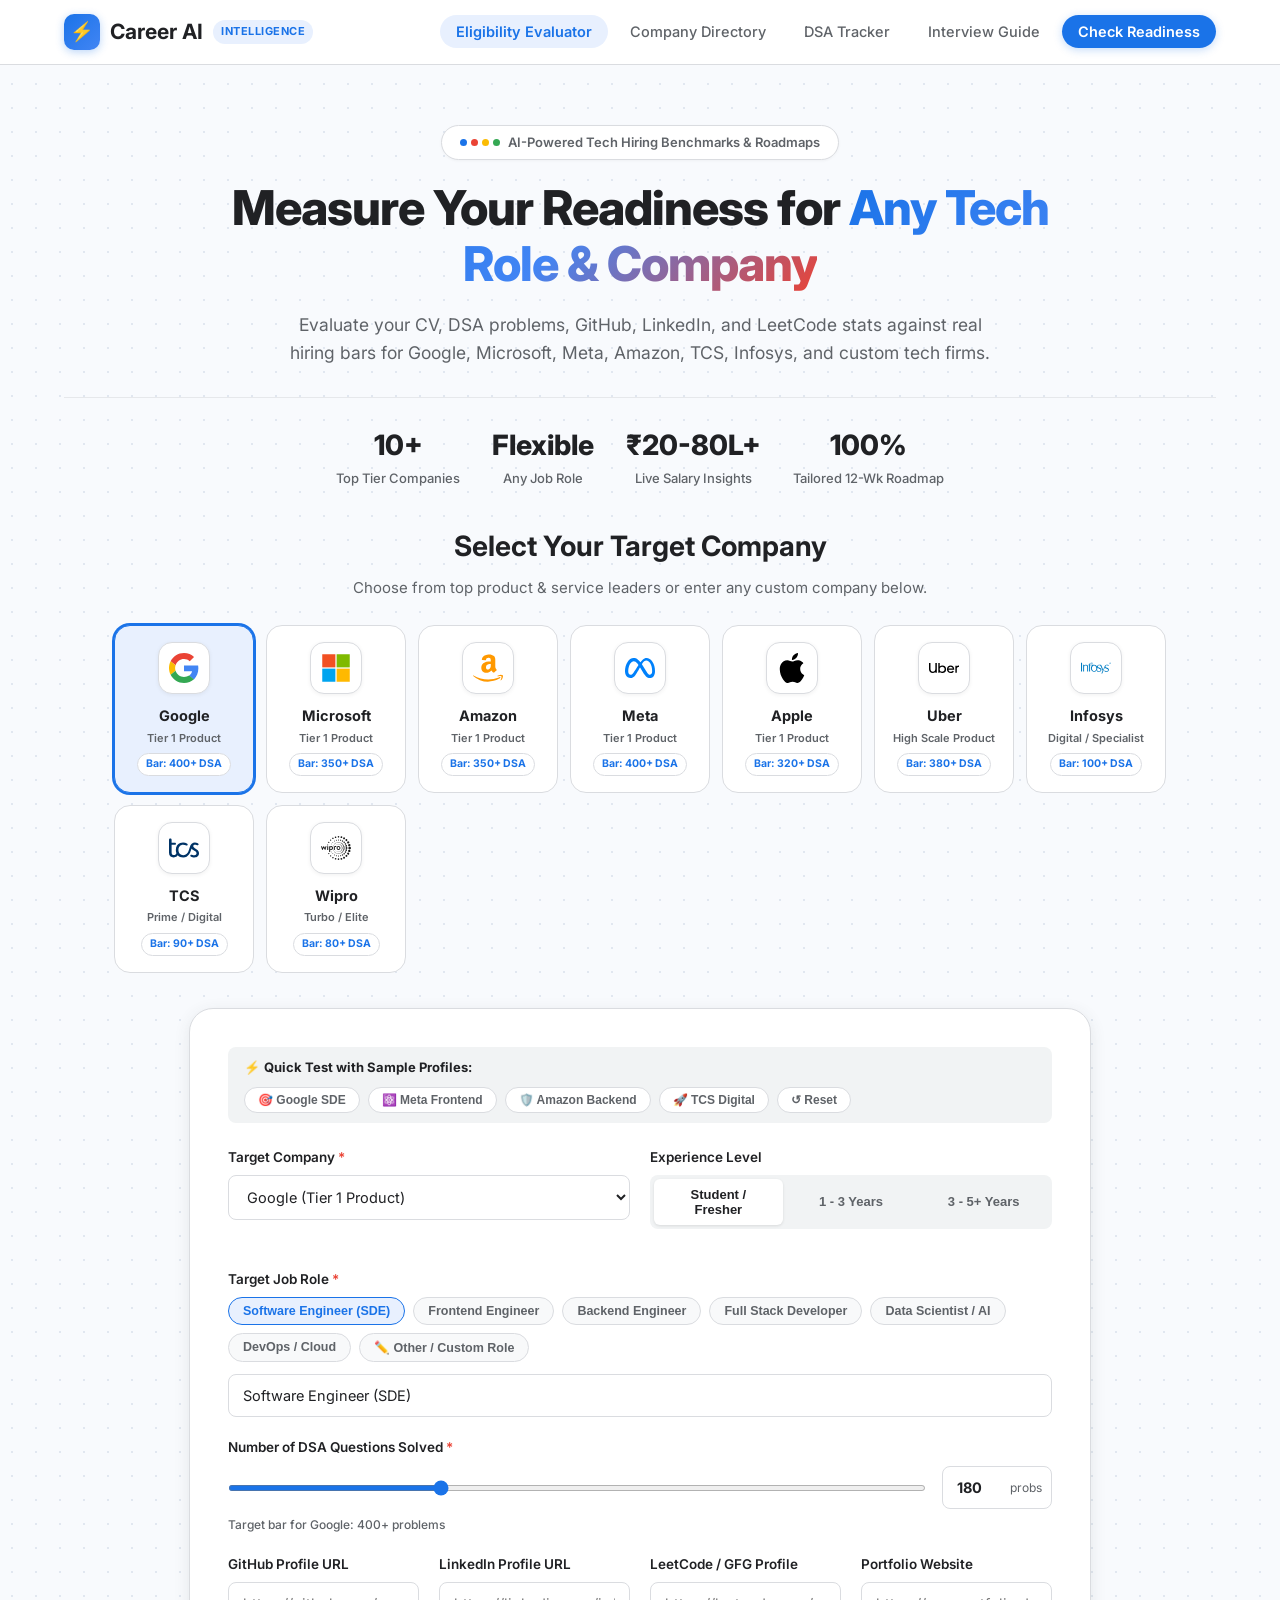
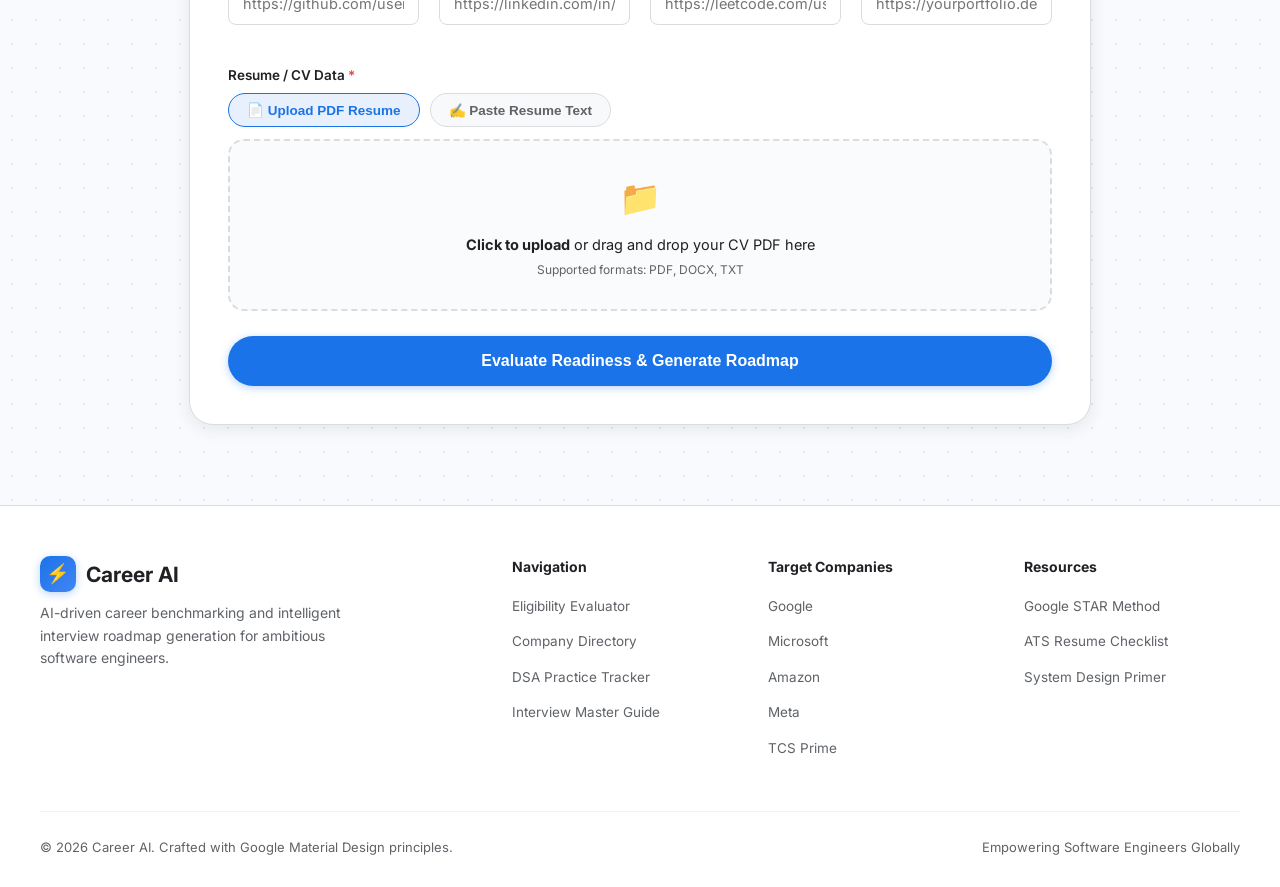
<file: index.html>
<!DOCTYPE html>
<html lang="en">
<head>
  <meta charset="UTF-8">
  <meta name="viewport" content="width=device-width, initial-scale=1.0">
  <title>Career AI | Tech Career Readiness & Intelligence Platform</title>
  <link rel="preconnect" href="https://fonts.googleapis.com">
  <link rel="preconnect" href="https://fonts.gstatic.com" crossorigin>
  <link href="https://fonts.googleapis.com/css2?family=Google+Sans:wght@400;500;700&family=Inter:wght@400;500;600;700;800&display=swap" rel="stylesheet">
  <link rel="stylesheet" href="style.css">
</head>
<body>

  <!-- Google-Style Navbar -->
  <nav class="navbar">
    <div class="nav-container">
      <a href="index.html" class="nav-brand">
        <div class="brand-logo-symbol">⚡</div>
        <span>Career AI</span>
        <span class="brand-ai-chip">INTELLIGENCE</span>
      </a>

      <ul class="nav-links">
        <li><a href="index.html" class="active">Eligibility Evaluator</a></li>
        <li><a href="companies.html">Company Directory</a></li>
        <li><a href="dsa-tracker.html">DSA Tracker</a></li>
        <li><a href="interview-guide.html">Interview Guide</a></li>
        <li><a href="#evaluatorSection" class="nav-cta">Check Readiness</a></li>
      </ul>
    </div>
  </nav>

  <!-- Hero Section -->
  <section class="hero">
    <div class="hero-pill-badge">
      <span class="google-dots">
        <span class="dot blue"></span>
        <span class="dot red"></span>
        <span class="dot yellow"></span>
        <span class="dot green"></span>
      </span>
      <span>AI-Powered Tech Hiring Benchmarks & Roadmaps</span>
    </div>

    <h1 class="hero-title">
      Measure Your Readiness for <span class="gradient-text">Any Tech Role & Company</span>
    </h1>
    <p class="hero-subtitle">
      Evaluate your CV, DSA problems, GitHub, LinkedIn, and LeetCode stats against real hiring bars for Google, Microsoft, Meta, Amazon, TCS, Infosys, and custom tech firms.
    </p>

    <div class="hero-stats-row">
      <div class="stat-item">
        <h3>10+</h3>
        <p>Top Tier Companies</p>
      </div>
      <div class="stat-item">
        <h3>Flexible</h3>
        <p>Any Job Role</p>
      </div>
      <div class="stat-item">
        <h3>₹20-80L+</h3>
        <p>Live Salary Insights</p>
      </div>
      <div class="stat-item">
        <h3>100%</h3>
        <p>Tailored 12-Wk Roadmap</p>
      </div>
    </div>
  </section>

  <!-- Quick Company Picker Section -->
  <section class="companies-picker-section">
    <div class="section-header">
      <h2>Select Your Target Company</h2>
      <p>Choose from top product & service leaders or enter any custom company below.</p>
    </div>

    <div class="company-cards-grid">
      <div class="picker-card selected" onclick="selectCompanyCard('Google')">
        <div class="company-logo-avatar"><img src="assets/logos/google.svg" alt="Google"></div>
        <h4>Google</h4>
        <div class="picker-tag">Tier 1 Product</div>
        <div class="picker-dsa-badge">Bar: 400+ DSA</div>
      </div>

      <div class="picker-card" onclick="selectCompanyCard('Microsoft')">
        <div class="company-logo-avatar"><img src="assets/logos/microsoft.svg" alt="Microsoft"></div>
        <h4>Microsoft</h4>
        <div class="picker-tag">Tier 1 Product</div>
        <div class="picker-dsa-badge">Bar: 350+ DSA</div>
      </div>

      <div class="picker-card" onclick="selectCompanyCard('Amazon')">
        <div class="company-logo-avatar"><img src="assets/logos/amazon.svg" alt="Amazon"></div>
        <h4>Amazon</h4>
        <div class="picker-tag">Tier 1 Product</div>
        <div class="picker-dsa-badge">Bar: 350+ DSA</div>
      </div>

      <div class="picker-card" onclick="selectCompanyCard('Meta')">
        <div class="company-logo-avatar"><img src="assets/logos/meta.svg" alt="Meta"></div>
        <h4>Meta</h4>
        <div class="picker-tag">Tier 1 Product</div>
        <div class="picker-dsa-badge">Bar: 400+ DSA</div>
      </div>

      <div class="picker-card" onclick="selectCompanyCard('Apple')">
        <div class="company-logo-avatar"><img src="assets/logos/apple.svg" alt="Apple"></div>
        <h4>Apple</h4>
        <div class="picker-tag">Tier 1 Product</div>
        <div class="picker-dsa-badge">Bar: 320+ DSA</div>
      </div>

      <div class="picker-card" onclick="selectCompanyCard('Uber')">
        <div class="company-logo-avatar"><img src="assets/logos/uber.svg" alt="Uber"></div>
        <h4>Uber</h4>
        <div class="picker-tag">High Scale Product</div>
        <div class="picker-dsa-badge">Bar: 380+ DSA</div>
      </div>

      <div class="picker-card" onclick="selectCompanyCard('Infosys')">
        <div class="company-logo-avatar"><img src="assets/logos/infosys.svg" alt="Infosys"></div>
        <h4>Infosys</h4>
        <div class="picker-tag">Digital / Specialist</div>
        <div class="picker-dsa-badge">Bar: 100+ DSA</div>
      </div>

      <div class="picker-card" onclick="selectCompanyCard('TCS')">
        <div class="company-logo-avatar"><img src="assets/logos/tcs.svg" alt="TCS"></div>
        <h4>TCS</h4>
        <div class="picker-tag">Prime / Digital</div>
        <div class="picker-dsa-badge">Bar: 90+ DSA</div>
      </div>

      <div class="picker-card" onclick="selectCompanyCard('Wipro')">
        <div class="company-logo-avatar"><img src="assets/logos/wipro.svg" alt="Wipro"></div>
        <h4>Wipro</h4>
        <div class="picker-tag">Turbo / Elite</div>
        <div class="picker-dsa-badge">Bar: 80+ DSA</div>
      </div>
    </div>
  </section>

  <!-- Main Evaluator Form Section -->
  <section class="evaluator-section" id="evaluatorSection">
    <div class="main-card">
      <!-- 1-Click Sample Profiles Bar -->
      <div class="sample-profiles-bar">
        <span>⚡ <strong>Quick Test with Sample Profiles:</strong></span>
        <div class="sample-btns">
          <button type="button" class="sample-btn" onclick="loadSampleProfile('google_sde')">🎯 Google SDE</button>
          <button type="button" class="sample-btn" onclick="loadSampleProfile('meta_frontend')">⚛️ Meta Frontend</button>
          <button type="button" class="sample-btn" onclick="loadSampleProfile('amazon_backend')">🛡️ Amazon Backend</button>
          <button type="button" class="sample-btn" onclick="loadSampleProfile('tcs_fresher')">🚀 TCS Digital</button>
          <button type="button" class="sample-btn" onclick="clearForm()">↺ Reset</button>
        </div>
      </div>

      <form id="evaluationForm" onsubmit="handleEvaluate(event)">
        <!-- Company Selection -->
        <div class="form-row">
          <div class="form-group">
            <label for="company">Target Company <span class="req">*</span></label>
            <select id="company" required onchange="onCompanySelectDropdown()">
              <option value="Google">Google (Tier 1 Product)</option>
              <option value="Microsoft">Microsoft (Tier 1 Product)</option>
              <option value="Amazon">Amazon (Tier 1 Product)</option>
              <option value="Meta">Meta (Tier 1 Product)</option>
              <option value="Apple">Apple (Tier 1 Product)</option>
              <option value="Uber">Uber (High Scale Product)</option>
              <option value="Infosys">Infosys (Specialist / DSE / SE)</option>
              <option value="TCS">TCS (Prime / Digital / Ninja)</option>
              <option value="Wipro">Wipro (Turbo / Elite)</option>
              <option value="custom">✏️ Enter Custom Company...</option>
            </select>
          </div>

          <div class="form-group" id="customCompanyGroup" style="display:none;">
            <label for="customCompany">Custom Company Name <span class="req">*</span></label>
            <input type="text" id="customCompany" placeholder="e.g. Netflix, Stripe, Flipkart, Zomato">
          </div>

          <div class="form-group">
            <label>Experience Level</label>
            <div class="exp-segmented-bar">
              <button type="button" class="exp-tab active" onclick="setExpLevel('fresher', this)">Student / Fresher</button>
              <button type="button" class="exp-tab" onclick="setExpLevel('mid', this)">1 - 3 Years</button>
              <button type="button" class="exp-tab" onclick="setExpLevel('senior', this)">3 - 5+ Years</button>
            </div>
            <input type="hidden" id="experienceLevel" value="fresher">
          </div>
        </div>

        <!-- JOB ROLE FREEDOM: Interactive Role Chips + Custom Input -->
        <div class="form-group">
          <label>Target Job Role <span class="req">*</span></label>
          <div class="role-chips-container">
            <button type="button" class="role-chip active" onclick="setRole('Software Engineer (SDE)', this)">Software Engineer (SDE)</button>
            <button type="button" class="role-chip" onclick="setRole('Frontend Engineer / React Developer', this)">Frontend Engineer</button>
            <button type="button" class="role-chip" onclick="setRole('Backend Engineer', this)">Backend Engineer</button>
            <button type="button" class="role-chip" onclick="setRole('Full Stack Developer', this)">Full Stack Developer</button>
            <button type="button" class="role-chip" onclick="setRole('Data Scientist / AI & ML Engineer', this)">Data Scientist / AI</button>
            <button type="button" class="role-chip" onclick="setRole('DevOps / Cloud / SRE', this)">DevOps / Cloud</button>
            <button type="button" class="role-chip" onclick="setRole('custom', this)">✏️ Other / Custom Role</button>
          </div>
          <input type="text" id="targetRole" value="Software Engineer (SDE)" required placeholder="Or type any specific role (e.g. Mobile Developer, Security Engineer, NLP Researcher)...">
        </div>

        <!-- DSA Questions Solved with Interactive Slider + Number Box -->
        <div class="form-group">
          <label for="dsaSlider">Number of DSA Questions Solved <span class="req">*</span></label>
          <div class="dsa-combo">
            <input type="range" id="dsaSlider" class="dsa-slider" min="0" max="600" value="180" oninput="syncDsaFromSlider(this.value)">
            <div class="dsa-number-box">
              <input type="number" id="dsaSolved" min="0" max="2500" value="180" oninput="syncDsaFromInput(this.value)" required>
              <span class="dsa-unit">probs</span>
            </div>
          </div>
          <div class="dsa-bar-status" id="dsaBarStatus">Target bar for Google: 400+ problems</div>
        </div>

        <!-- Profiles: GitHub, LinkedIn, LeetCode, Portfolio -->
        <div class="form-row four-col">
          <div class="form-group">
            <label for="githubUrl">GitHub Profile URL</label>
            <input type="url" id="githubUrl" placeholder="https://github.com/username">
          </div>

          <div class="form-group">
            <label for="linkedinUrl">LinkedIn Profile URL</label>
            <input type="url" id="linkedinUrl" placeholder="https://linkedin.com/in/username">
          </div>

          <div class="form-group">
            <label for="leetcodeUrl">LeetCode / GFG Profile</label>
            <input type="url" id="leetcodeUrl" placeholder="https://leetcode.com/username">
          </div>

          <div class="form-group">
            <label for="portfolioUrl">Portfolio Website</label>
            <input type="url" id="portfolioUrl" placeholder="https://yourportfolio.dev">
          </div>
        </div>

        <!-- CV / Resume Section with Tab Switcher -->
        <div class="cv-section">
          <label>Resume / CV Data <span class="req">*</span></label>
          <div class="cv-tabs">
            <button type="button" class="tab-btn active" id="tabPdfBtn" onclick="switchCvTab('pdf')">📄 Upload PDF Resume</button>
            <button type="button" class="tab-btn" id="tabTextBtn" onclick="switchCvTab('text')">✍️ Paste Resume Text</button>
          </div>

          <!-- PDF Upload Dropzone -->
          <div id="pdfUploadContainer" class="tab-content active">
            <div class="file-dropzone" id="dropzone" onclick="document.getElementById('cvFile').click()">
              <input type="file" id="cvFile" accept=".pdf,.docx,.txt" style="display:none" onchange="handleFileSelected(event)">
              <div class="dropzone-icon">📁</div>
              <div class="dropzone-text" id="dropzoneText">
                <strong>Click to upload</strong> or drag and drop your CV PDF here
              </div>
              <div class="dropzone-sub">Supported formats: PDF, DOCX, TXT</div>
            </div>
          </div>

          <!-- Direct Resume Text Box -->
          <div id="textUploadContainer" class="tab-content">
            <textarea id="cvText" rows="6" placeholder="Paste your resume content, technical skills, projects, and work experience here..."></textarea>
          </div>
        </div>

        <!-- Submit Button -->
        <button type="submit" id="submitBtn" class="btn-primary-google">
          <span id="btnText">Evaluate Readiness & Generate Roadmap</span>
          <span id="btnSpinner" class="spinner" style="display: none;"></span>
        </button>
      </form>
    </div>

    <!-- Results Container (Appears after submission) -->
    <div id="resultContainer" class="result-container" style="display: none;"></div>
  </section>

  <!-- Google-Style Footer -->
  <footer class="google-footer">
    <div class="footer-content">
      <div class="footer-brand">
        <div class="nav-brand">
          <div class="brand-logo-symbol">⚡</div>
          <span>Career AI</span>
        </div>
        <p>AI-driven career benchmarking and intelligent interview roadmap generation for ambitious software engineers.</p>
      </div>

      <div class="footer-col">
        <h4>Navigation</h4>
        <ul>
          <li><a href="index.html">Eligibility Evaluator</a></li>
          <li><a href="companies.html">Company Directory</a></li>
          <li><a href="dsa-tracker.html">DSA Practice Tracker</a></li>
          <li><a href="interview-guide.html">Interview Master Guide</a></li>
        </ul>
      </div>

      <div class="footer-col">
        <h4>Target Companies</h4>
        <ul>
          <li><a href="companies.html#google">Google</a></li>
          <li><a href="companies.html#microsoft">Microsoft</a></li>
          <li><a href="companies.html#amazon">Amazon</a></li>
          <li><a href="companies.html#meta">Meta</a></li>
          <li><a href="companies.html#tcs">TCS Prime</a></li>
        </ul>
      </div>

      <div class="footer-col">
        <h4>Resources</h4>
        <ul>
          <li><a href="interview-guide.html#star">Google STAR Method</a></li>
          <li><a href="interview-guide.html#ats">ATS Resume Checklist</a></li>
          <li><a href="interview-guide.html#system-design">System Design Primer</a></li>
        </ul>
      </div>
    </div>

    <div class="footer-bottom">
      <span>© 2026 Career AI. Crafted with Google Material Design principles.</span>
      <span>Empowering Software Engineers Globally</span>
    </div>
  </footer>

  <script src="script.js"></script>
</body>
</html>
</file>
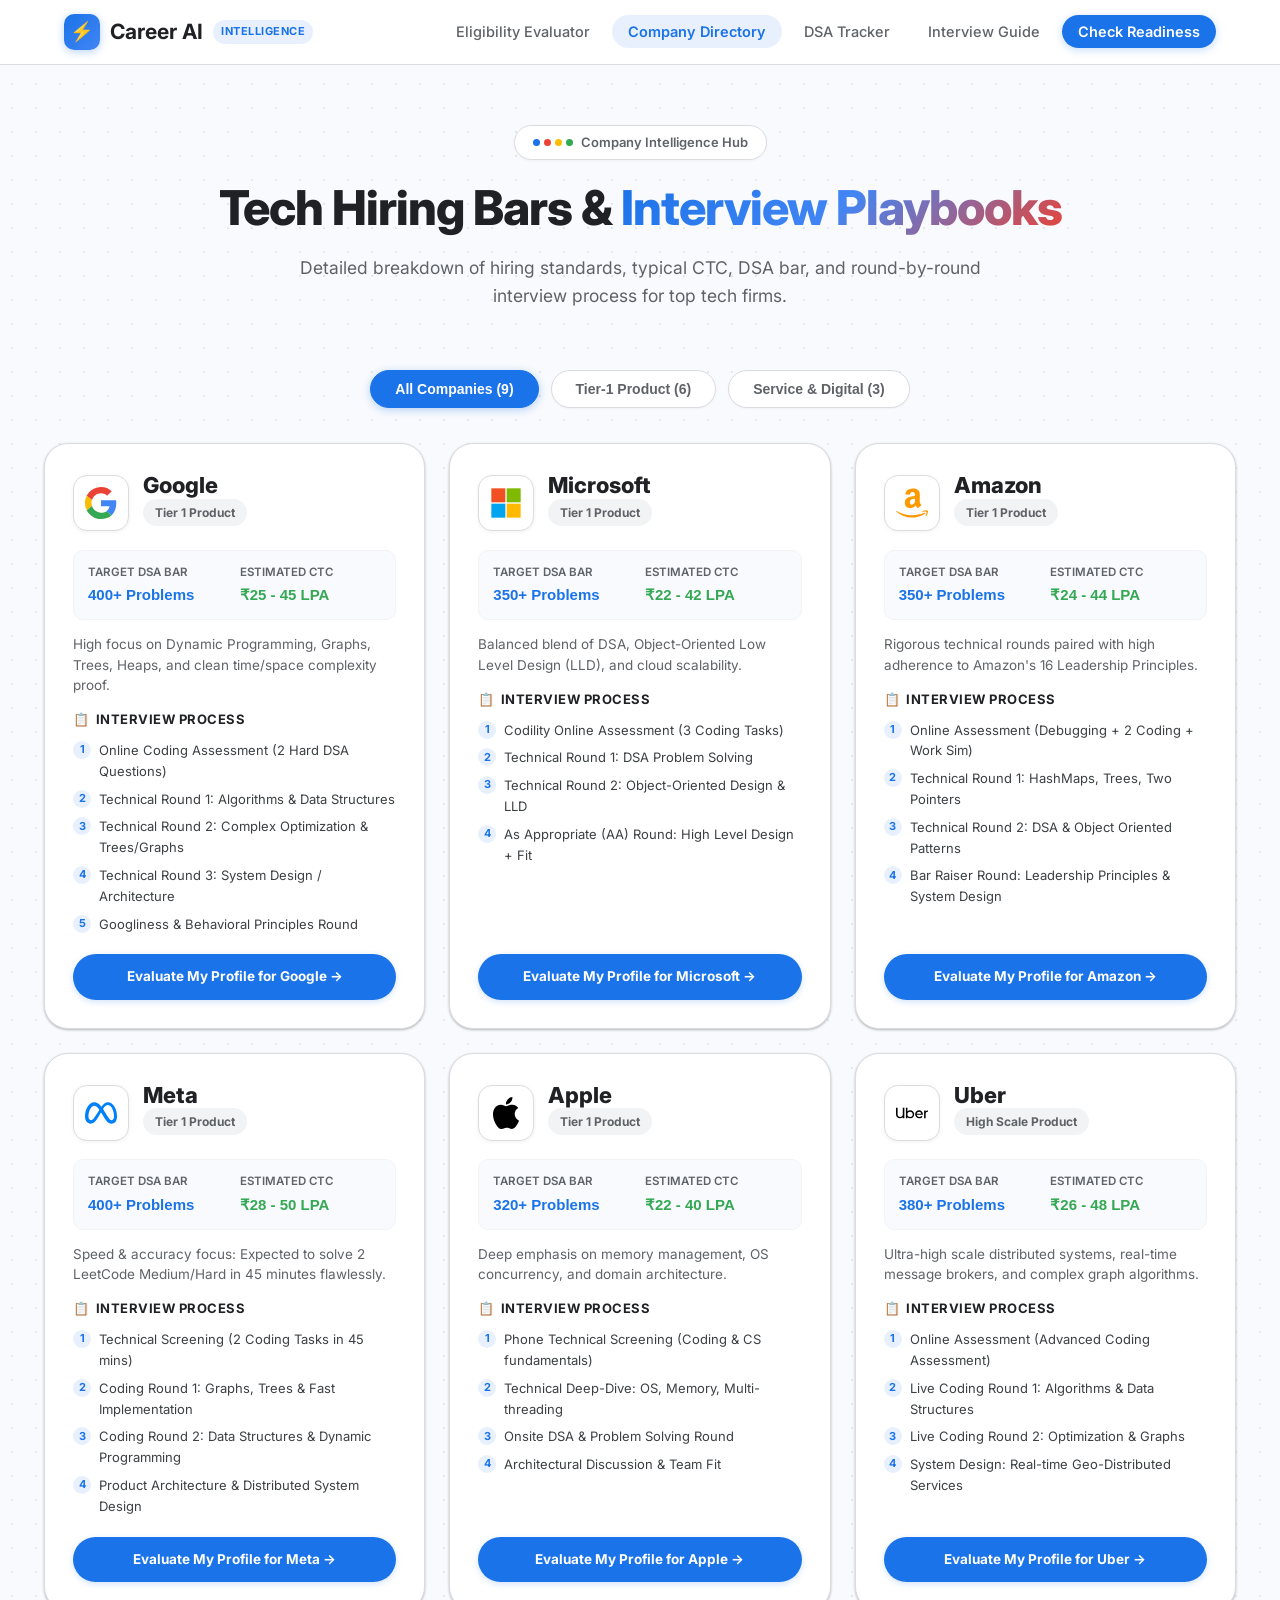
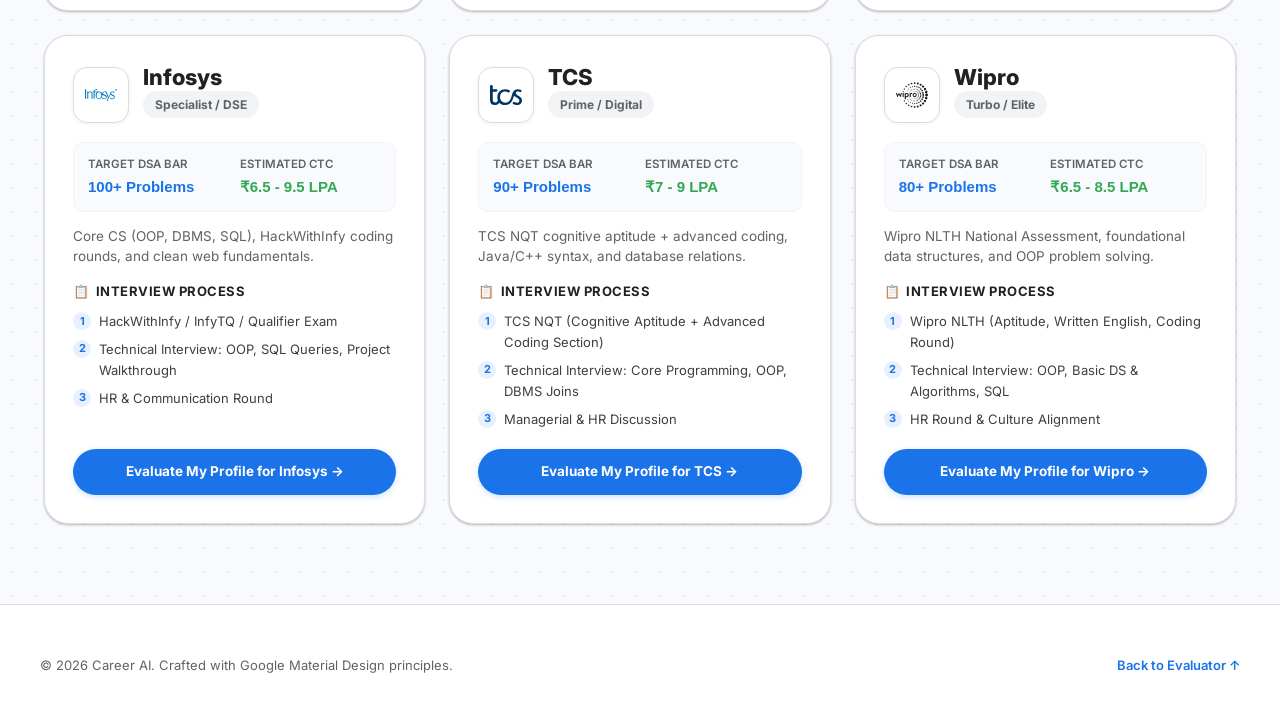
<file: companies.html>
<!DOCTYPE html>
<html lang="en">
<head>
  <meta charset="UTF-8">
  <meta name="viewport" content="width=device-width, initial-scale=1.0">
  <title>Company Directory & Hiring Bars | Career AI</title>
  <link rel="preconnect" href="https://fonts.googleapis.com">
  <link rel="preconnect" href="https://fonts.gstatic.com" crossorigin>
  <link href="https://fonts.googleapis.com/css2?family=Google+Sans:wght@400;500;700&family=Inter:wght@400;500;600;700;800&display=swap" rel="stylesheet">
  <link rel="stylesheet" href="style.css">
</head>
<body>

  <!-- Navbar -->
  <nav class="navbar">
    <div class="nav-container">
      <a href="index.html" class="nav-brand">
        <div class="brand-logo-symbol">⚡</div>
        <span>Career AI</span>
        <span class="brand-ai-chip">INTELLIGENCE</span>
      </a>

      <ul class="nav-links">
        <li><a href="index.html">Eligibility Evaluator</a></li>
        <li><a href="companies.html" class="active">Company Directory</a></li>
        <li><a href="dsa-tracker.html">DSA Tracker</a></li>
        <li><a href="interview-guide.html">Interview Guide</a></li>
        <li><a href="index.html#evaluatorSection" class="nav-cta">Check Readiness</a></li>
      </ul>
    </div>
  </nav>

  <!-- Header -->
  <section class="hero" style="padding-bottom: 20px;">
    <div class="hero-pill-badge">
      <span class="google-dots">
        <span class="dot blue"></span>
        <span class="dot red"></span>
        <span class="dot yellow"></span>
        <span class="dot green"></span>
      </span>
      <span>Company Intelligence Hub</span>
    </div>
    <h1 class="hero-title">Tech Hiring Bars & <span class="gradient-text">Interview Playbooks</span></h1>
    <p class="hero-subtitle">Detailed breakdown of hiring standards, typical CTC, DSA bar, and round-by-round interview process for top tech firms.</p>
  </section>

  <!-- Companies Directory Container -->
  <div class="companies-page-container">
    <div class="category-tabs">
      <button class="cat-tab active" onclick="filterCompanies('all', this)">All Companies (9)</button>
      <button class="cat-tab" onclick="filterCompanies('product', this)">Tier-1 Product (6)</button>
      <button class="cat-tab" onclick="filterCompanies('service', this)">Service & Digital (3)</button>
    </div>

    <div class="companies-detailed-grid" id="companiesGrid">
      <!-- 1. Google -->
      <div class="company-detail-card" data-cat="product">
        <div>
          <div class="card-top-info">
            <div class="company-logo-avatar"><img src="assets/logos/google.svg" alt="Google"></div>
            <div class="company-card-header-text">
              <h3>Google</h3>
              <span class="company-badge-pill">Tier 1 Product</span>
            </div>
          </div>

          <div class="company-bar-stats">
            <div>
              <div class="bar-stat-label">Target DSA Bar</div>
              <div class="bar-stat-value">400+ Problems</div>
            </div>
            <div>
              <div class="bar-stat-label">Estimated CTC</div>
              <div class="bar-stat-value" style="color:var(--google-green);">₹25 - 45 LPA</div>
            </div>
          </div>

          <p class="desc">High focus on Dynamic Programming, Graphs, Trees, Heaps, and clean time/space complexity proof.</p>

          <div class="rounds-section-title"><span>📋</span> Interview Process</div>
          <ul class="rounds-list">
            <li><span class="round-step-num">1</span> Online Coding Assessment (2 Hard DSA Questions)</li>
            <li><span class="round-step-num">2</span> Technical Round 1: Algorithms & Data Structures</li>
            <li><span class="round-step-num">3</span> Technical Round 2: Complex Optimization & Trees/Graphs</li>
            <li><span class="round-step-num">4</span> Technical Round 3: System Design / Architecture</li>
            <li><span class="round-step-num">5</span> Googliness & Behavioral Principles Round</li>
          </ul>
        </div>
        <a href="index.html?company=Google#evaluatorSection" class="btn-card-eval">
          Evaluate My Profile for Google →
        </a>
      </div>

      <!-- 2. Microsoft -->
      <div class="company-detail-card" data-cat="product">
        <div>
          <div class="card-top-info">
            <div class="company-logo-avatar"><img src="assets/logos/microsoft.svg" alt="Microsoft"></div>
            <div class="company-card-header-text">
              <h3>Microsoft</h3>
              <span class="company-badge-pill">Tier 1 Product</span>
            </div>
          </div>

          <div class="company-bar-stats">
            <div>
              <div class="bar-stat-label">Target DSA Bar</div>
              <div class="bar-stat-value">350+ Problems</div>
            </div>
            <div>
              <div class="bar-stat-label">Estimated CTC</div>
              <div class="bar-stat-value" style="color:var(--google-green);">₹22 - 42 LPA</div>
            </div>
          </div>

          <p class="desc">Balanced blend of DSA, Object-Oriented Low Level Design (LLD), and cloud scalability.</p>

          <div class="rounds-section-title"><span>📋</span> Interview Process</div>
          <ul class="rounds-list">
            <li><span class="round-step-num">1</span> Codility Online Assessment (3 Coding Tasks)</li>
            <li><span class="round-step-num">2</span> Technical Round 1: DSA Problem Solving</li>
            <li><span class="round-step-num">3</span> Technical Round 2: Object-Oriented Design & LLD</li>
            <li><span class="round-step-num">4</span> As Appropriate (AA) Round: High Level Design + Fit</li>
          </ul>
        </div>
        <a href="index.html?company=Microsoft#evaluatorSection" class="btn-card-eval">
          Evaluate My Profile for Microsoft →
        </a>
      </div>

      <!-- 3. Amazon -->
      <div class="company-detail-card" data-cat="product">
        <div>
          <div class="card-top-info">
            <div class="company-logo-avatar"><img src="assets/logos/amazon.svg" alt="Amazon"></div>
            <div class="company-card-header-text">
              <h3>Amazon</h3>
              <span class="company-badge-pill">Tier 1 Product</span>
            </div>
          </div>

          <div class="company-bar-stats">
            <div>
              <div class="bar-stat-label">Target DSA Bar</div>
              <div class="bar-stat-value">350+ Problems</div>
            </div>
            <div>
              <div class="bar-stat-label">Estimated CTC</div>
              <div class="bar-stat-value" style="color:var(--google-green);">₹24 - 44 LPA</div>
            </div>
          </div>

          <p class="desc">Rigorous technical rounds paired with high adherence to Amazon's 16 Leadership Principles.</p>

          <div class="rounds-section-title"><span>📋</span> Interview Process</div>
          <ul class="rounds-list">
            <li><span class="round-step-num">1</span> Online Assessment (Debugging + 2 Coding + Work Sim)</li>
            <li><span class="round-step-num">2</span> Technical Round 1: HashMaps, Trees, Two Pointers</li>
            <li><span class="round-step-num">3</span> Technical Round 2: DSA & Object Oriented Patterns</li>
            <li><span class="round-step-num">4</span> Bar Raiser Round: Leadership Principles & System Design</li>
          </ul>
        </div>
        <a href="index.html?company=Amazon#evaluatorSection" class="btn-card-eval">
          Evaluate My Profile for Amazon →
        </a>
      </div>

      <!-- 4. Meta -->
      <div class="company-detail-card" data-cat="product">
        <div>
          <div class="card-top-info">
            <div class="company-logo-avatar"><img src="assets/logos/meta.svg" alt="Meta"></div>
            <div class="company-card-header-text">
              <h3>Meta</h3>
              <span class="company-badge-pill">Tier 1 Product</span>
            </div>
          </div>

          <div class="company-bar-stats">
            <div>
              <div class="bar-stat-label">Target DSA Bar</div>
              <div class="bar-stat-value">400+ Problems</div>
            </div>
            <div>
              <div class="bar-stat-label">Estimated CTC</div>
              <div class="bar-stat-value" style="color:var(--google-green);">₹28 - 50 LPA</div>
            </div>
          </div>

          <p class="desc">Speed & accuracy focus: Expected to solve 2 LeetCode Medium/Hard in 45 minutes flawlessly.</p>

          <div class="rounds-section-title"><span>📋</span> Interview Process</div>
          <ul class="rounds-list">
            <li><span class="round-step-num">1</span> Technical Screening (2 Coding Tasks in 45 mins)</li>
            <li><span class="round-step-num">2</span> Coding Round 1: Graphs, Trees & Fast Implementation</li>
            <li><span class="round-step-num">3</span> Coding Round 2: Data Structures & Dynamic Programming</li>
            <li><span class="round-step-num">4</span> Product Architecture & Distributed System Design</li>
          </ul>
        </div>
        <a href="index.html?company=Meta#evaluatorSection" class="btn-card-eval">
          Evaluate My Profile for Meta →
        </a>
      </div>

      <!-- 5. Apple -->
      <div class="company-detail-card" data-cat="product">
        <div>
          <div class="card-top-info">
            <div class="company-logo-avatar"><img src="assets/logos/apple.svg" alt="Apple"></div>
            <div class="company-card-header-text">
              <h3>Apple</h3>
              <span class="company-badge-pill">Tier 1 Product</span>
            </div>
          </div>

          <div class="company-bar-stats">
            <div>
              <div class="bar-stat-label">Target DSA Bar</div>
              <div class="bar-stat-value">320+ Problems</div>
            </div>
            <div>
              <div class="bar-stat-label">Estimated CTC</div>
              <div class="bar-stat-value" style="color:var(--google-green);">₹22 - 40 LPA</div>
            </div>
          </div>

          <p class="desc">Deep emphasis on memory management, OS concurrency, and domain architecture.</p>

          <div class="rounds-section-title"><span>📋</span> Interview Process</div>
          <ul class="rounds-list">
            <li><span class="round-step-num">1</span> Phone Technical Screening (Coding & CS fundamentals)</li>
            <li><span class="round-step-num">2</span> Technical Deep-Dive: OS, Memory, Multi-threading</li>
            <li><span class="round-step-num">3</span> Onsite DSA & Problem Solving Round</li>
            <li><span class="round-step-num">4</span> Architectural Discussion & Team Fit</li>
          </ul>
        </div>
        <a href="index.html?company=Apple#evaluatorSection" class="btn-card-eval">
          Evaluate My Profile for Apple →
        </a>
      </div>

      <!-- 6. Uber -->
      <div class="company-detail-card" data-cat="product">
        <div>
          <div class="card-top-info">
            <div class="company-logo-avatar"><img src="assets/logos/uber.svg" alt="Uber"></div>
            <div class="company-card-header-text">
              <h3>Uber</h3>
              <span class="company-badge-pill">High Scale Product</span>
            </div>
          </div>

          <div class="company-bar-stats">
            <div>
              <div class="bar-stat-label">Target DSA Bar</div>
              <div class="bar-stat-value">380+ Problems</div>
            </div>
            <div>
              <div class="bar-stat-label">Estimated CTC</div>
              <div class="bar-stat-value" style="color:var(--google-green);">₹26 - 48 LPA</div>
            </div>
          </div>

          <p class="desc">Ultra-high scale distributed systems, real-time message brokers, and complex graph algorithms.</p>

          <div class="rounds-section-title"><span>📋</span> Interview Process</div>
          <ul class="rounds-list">
            <li><span class="round-step-num">1</span> Online Assessment (Advanced Coding Assessment)</li>
            <li><span class="round-step-num">2</span> Live Coding Round 1: Algorithms & Data Structures</li>
            <li><span class="round-step-num">3</span> Live Coding Round 2: Optimization & Graphs</li>
            <li><span class="round-step-num">4</span> System Design: Real-time Geo-Distributed Services</li>
          </ul>
        </div>
        <a href="index.html?company=Uber#evaluatorSection" class="btn-card-eval">
          Evaluate My Profile for Uber →
        </a>
      </div>

      <!-- 7. Infosys -->
      <div class="company-detail-card" data-cat="service">
        <div>
          <div class="card-top-info">
            <div class="company-logo-avatar"><img src="assets/logos/infosys.svg" alt="Infosys"></div>
            <div class="company-card-header-text">
              <h3>Infosys</h3>
              <span class="company-badge-pill">Specialist / DSE</span>
            </div>
          </div>

          <div class="company-bar-stats">
            <div>
              <div class="bar-stat-label">Target DSA Bar</div>
              <div class="bar-stat-value">100+ Problems</div>
            </div>
            <div>
              <div class="bar-stat-label">Estimated CTC</div>
              <div class="bar-stat-value" style="color:var(--google-green);">₹6.5 - 9.5 LPA</div>
            </div>
          </div>

          <p class="desc">Core CS (OOP, DBMS, SQL), HackWithInfy coding rounds, and clean web fundamentals.</p>

          <div class="rounds-section-title"><span>📋</span> Interview Process</div>
          <ul class="rounds-list">
            <li><span class="round-step-num">1</span> HackWithInfy / InfyTQ / Qualifier Exam</li>
            <li><span class="round-step-num">2</span> Technical Interview: OOP, SQL Queries, Project Walkthrough</li>
            <li><span class="round-step-num">3</span> HR & Communication Round</li>
          </ul>
        </div>
        <a href="index.html?company=Infosys#evaluatorSection" class="btn-card-eval">
          Evaluate My Profile for Infosys →
        </a>
      </div>

      <!-- 8. TCS -->
      <div class="company-detail-card" data-cat="service">
        <div>
          <div class="card-top-info">
            <div class="company-logo-avatar"><img src="assets/logos/tcs.svg" alt="TCS"></div>
            <div class="company-card-header-text">
              <h3>TCS</h3>
              <span class="company-badge-pill">Prime / Digital</span>
            </div>
          </div>

          <div class="company-bar-stats">
            <div>
              <div class="bar-stat-label">Target DSA Bar</div>
              <div class="bar-stat-value">90+ Problems</div>
            </div>
            <div>
              <div class="bar-stat-label">Estimated CTC</div>
              <div class="bar-stat-value" style="color:var(--google-green);">₹7 - 9 LPA</div>
            </div>
          </div>

          <p class="desc">TCS NQT cognitive aptitude + advanced coding, Java/C++ syntax, and database relations.</p>

          <div class="rounds-section-title"><span>📋</span> Interview Process</div>
          <ul class="rounds-list">
            <li><span class="round-step-num">1</span> TCS NQT (Cognitive Aptitude + Advanced Coding Section)</li>
            <li><span class="round-step-num">2</span> Technical Interview: Core Programming, OOP, DBMS Joins</li>
            <li><span class="round-step-num">3</span> Managerial & HR Discussion</li>
          </ul>
        </div>
        <a href="index.html?company=TCS#evaluatorSection" class="btn-card-eval">
          Evaluate My Profile for TCS →
        </a>
      </div>

      <!-- 9. Wipro -->
      <div class="company-detail-card" data-cat="service">
        <div>
          <div class="card-top-info">
            <div class="company-logo-avatar"><img src="assets/logos/wipro.svg" alt="Wipro"></div>
            <div class="company-card-header-text">
              <h3>Wipro</h3>
              <span class="company-badge-pill">Turbo / Elite</span>
            </div>
          </div>

          <div class="company-bar-stats">
            <div>
              <div class="bar-stat-label">Target DSA Bar</div>
              <div class="bar-stat-value">80+ Problems</div>
            </div>
            <div>
              <div class="bar-stat-label">Estimated CTC</div>
              <div class="bar-stat-value" style="color:var(--google-green);">₹6.5 - 8.5 LPA</div>
            </div>
          </div>

          <p class="desc">Wipro NLTH National Assessment, foundational data structures, and OOP problem solving.</p>

          <div class="rounds-section-title"><span>📋</span> Interview Process</div>
          <ul class="rounds-list">
            <li><span class="round-step-num">1</span> Wipro NLTH (Aptitude, Written English, Coding Round)</li>
            <li><span class="round-step-num">2</span> Technical Interview: OOP, Basic DS & Algorithms, SQL</li>
            <li><span class="round-step-num">3</span> HR Round & Culture Alignment</li>
          </ul>
        </div>
        <a href="index.html?company=Wipro#evaluatorSection" class="btn-card-eval">
          Evaluate My Profile for Wipro →
        </a>
      </div>
    </div>
  </div>

  <!-- Footer -->
  <footer class="google-footer">
    <div class="footer-bottom" style="border:none; padding:0;">
      <span>© 2026 Career AI. Crafted with Google Material Design principles.</span>
      <a href="index.html" style="color:var(--google-blue); text-decoration:none; font-weight:600;">Back to Evaluator ↑</a>
    </div>
  </footer>

  <script>
    function filterCompanies(cat, btn) {
      document.querySelectorAll('.cat-tab').forEach(b => b.classList.remove('active'));
      btn.classList.add('active');

      const cards = document.querySelectorAll('.company-detail-card');
      cards.forEach(card => {
        if (cat === 'all' || card.dataset.cat === cat) {
          card.style.display = 'flex';
        } else {
          card.style.display = 'none';
        }
      });
    }
  </script>
</body>
</html>
</file>
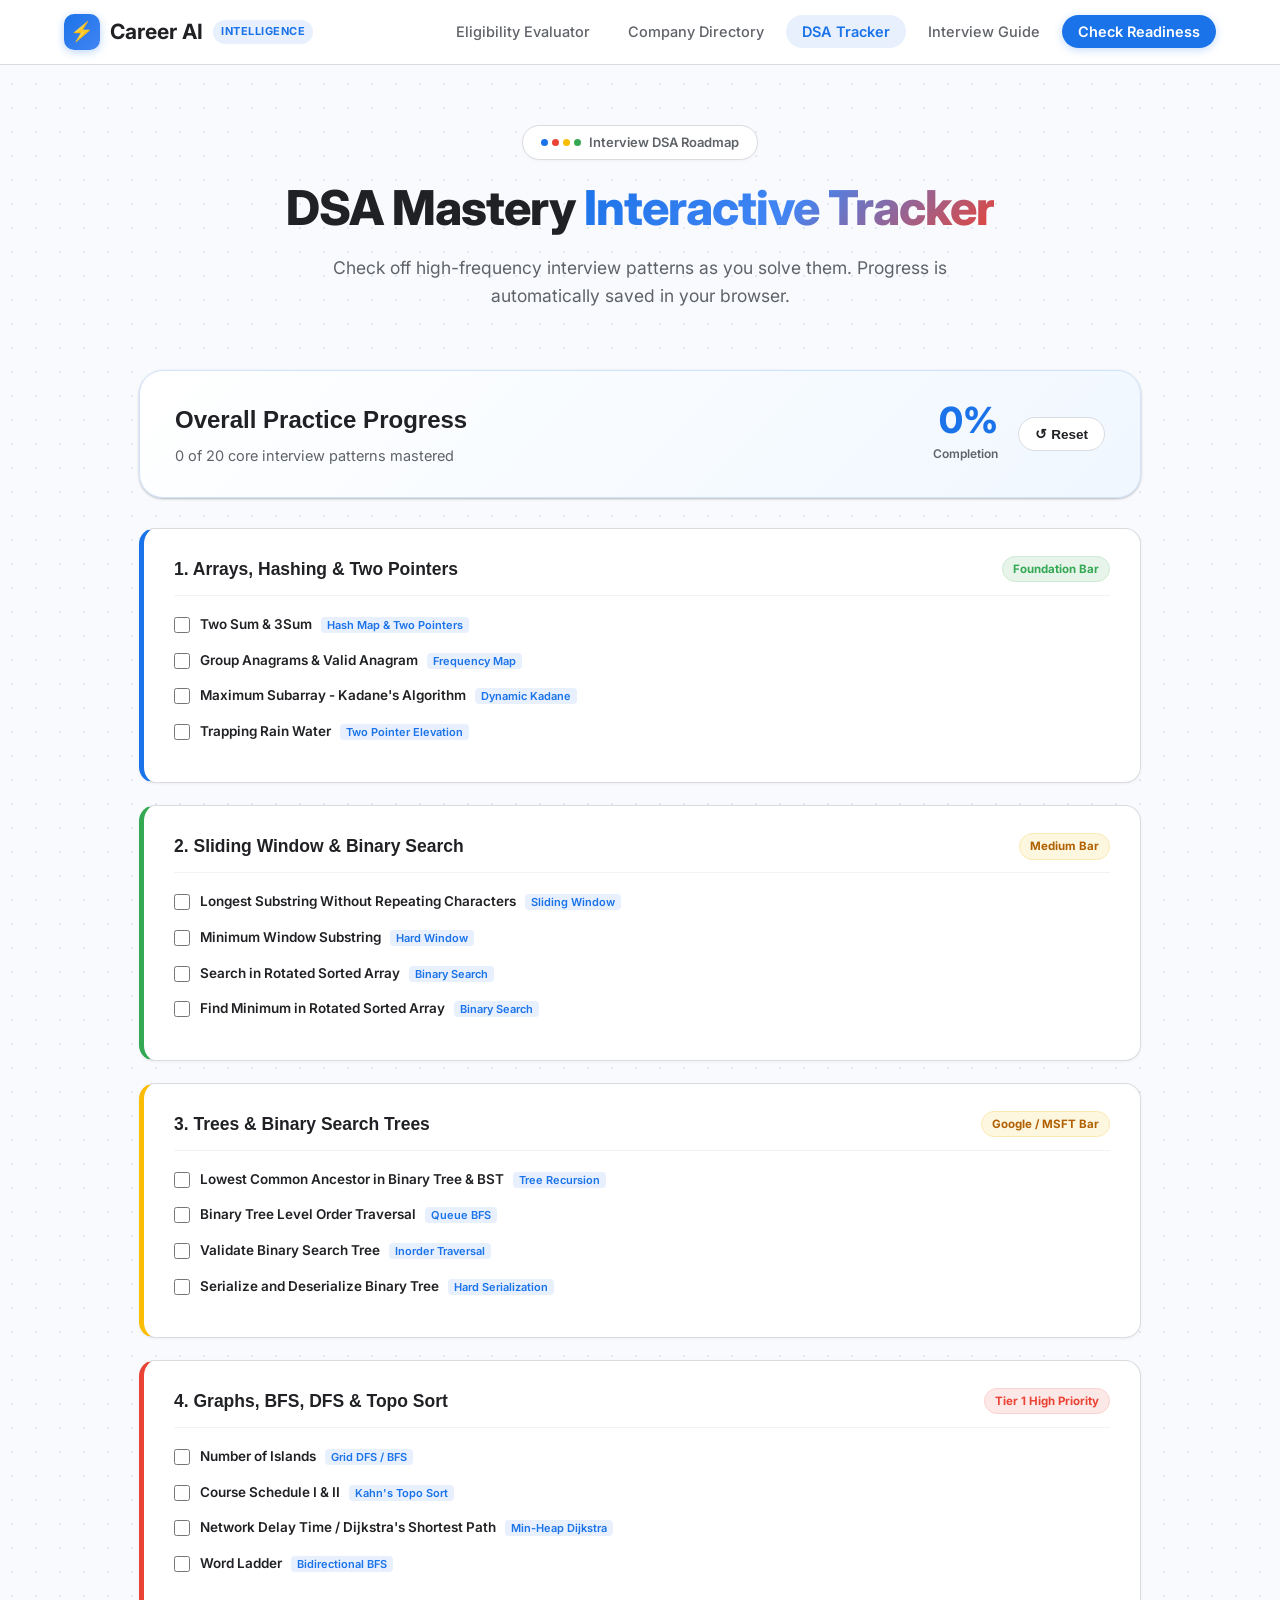
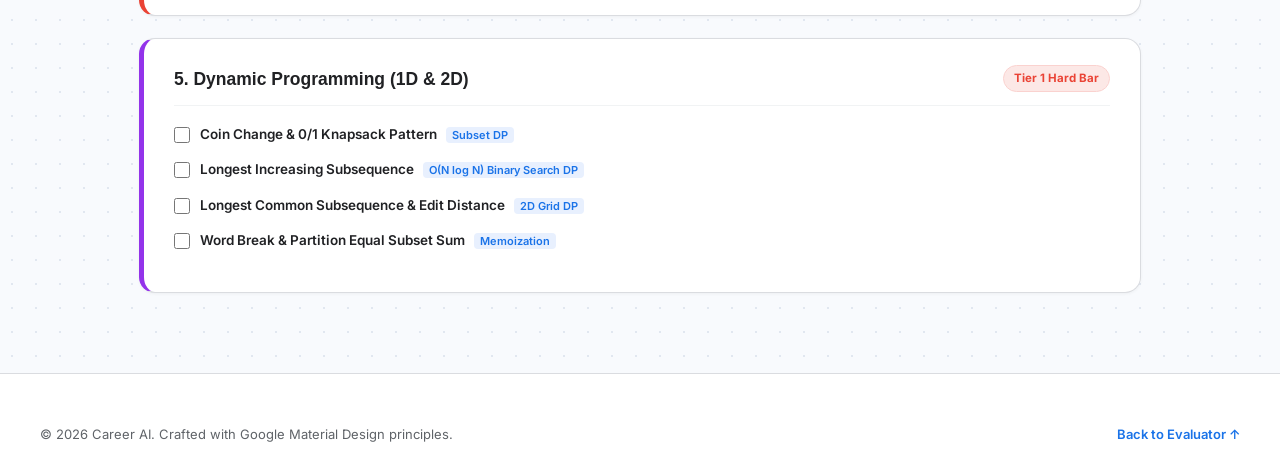
<file: dsa-tracker.html>
<!DOCTYPE html>
<html lang="en">
<head>
  <meta charset="UTF-8">
  <meta name="viewport" content="width=device-width, initial-scale=1.0">
  <title>Interactive DSA Mastery Tracker | Career AI</title>
  <link rel="preconnect" href="https://fonts.googleapis.com">
  <link rel="preconnect" href="https://fonts.gstatic.com" crossorigin>
  <link href="https://fonts.googleapis.com/css2?family=Google+Sans:wght@400;500;700&family=Inter:wght@400;500;600;700;800&display=swap" rel="stylesheet">
  <link rel="stylesheet" href="style.css">
</head>
<body>

  <!-- Navbar -->
  <nav class="navbar">
    <div class="nav-container">
      <a href="index.html" class="nav-brand">
        <div class="brand-logo-symbol">⚡</div>
        <span>Career AI</span>
        <span class="brand-ai-chip">INTELLIGENCE</span>
      </a>

      <ul class="nav-links">
        <li><a href="index.html">Eligibility Evaluator</a></li>
        <li><a href="companies.html">Company Directory</a></li>
        <li><a href="dsa-tracker.html" class="active">DSA Tracker</a></li>
        <li><a href="interview-guide.html">Interview Guide</a></li>
        <li><a href="index.html#evaluatorSection" class="nav-cta">Check Readiness</a></li>
      </ul>
    </div>
  </nav>

  <!-- Header -->
  <section class="hero" style="padding-bottom: 20px;">
    <div class="hero-pill-badge">
      <span class="google-dots">
        <span class="dot blue"></span>
        <span class="dot red"></span>
        <span class="dot yellow"></span>
        <span class="dot green"></span>
      </span>
      <span>Interview DSA Roadmap</span>
    </div>
    <h1 class="hero-title">DSA Mastery <span class="gradient-text">Interactive Tracker</span></h1>
    <p class="hero-subtitle">Check off high-frequency interview patterns as you solve them. Progress is automatically saved in your browser.</p>
  </section>

  <!-- Tracker Container -->
  <div class="tracker-container">
    <!-- Progress Banner -->
    <div class="tracker-progress-banner">
      <div>
        <h3>Overall Practice Progress</h3>
        <p id="progressSummary">0 of 20 core interview patterns mastered</p>
      </div>
      <div class="progress-banner-right">
        <div class="progress-stat-pill">
          <div class="metric-num" id="progressPercent">0%</div>
          <span style="font-size:12px; color:var(--text-secondary); font-weight:600;">Completion</span>
        </div>
        <button class="action-btn-secondary" onclick="resetDsaTracker()" style="padding: 8px 16px;">
          ↺ Reset
        </button>
      </div>
    </div>

    <!-- 1. Arrays & Hashing -->
    <div class="topic-section-card accent-blue">
      <div class="topic-header">
        <h4>1. Arrays, Hashing & Two Pointers</h4>
        <span class="difficulty-badge easy">Foundation Bar</span>
      </div>
      <ul class="interactive-checklist">
        <li><input type="checkbox" class="step-checkbox dsa-check" id="dsa1" onchange="updateDsaProgress()"> <label for="dsa1">Two Sum & 3Sum <span class="pattern-tag">Hash Map & Two Pointers</span></label></li>
        <li><input type="checkbox" class="step-checkbox dsa-check" id="dsa2" onchange="updateDsaProgress()"> <label for="dsa2">Group Anagrams & Valid Anagram <span class="pattern-tag">Frequency Map</span></label></li>
        <li><input type="checkbox" class="step-checkbox dsa-check" id="dsa3" onchange="updateDsaProgress()"> <label for="dsa3">Maximum Subarray - Kadane's Algorithm <span class="pattern-tag">Dynamic Kadane</span></label></li>
        <li><input type="checkbox" class="step-checkbox dsa-check" id="dsa4" onchange="updateDsaProgress()"> <label for="dsa4">Trapping Rain Water <span class="pattern-tag">Two Pointer Elevation</span></label></li>
      </ul>
    </div>

    <!-- 2. Sliding Window & Binary Search -->
    <div class="topic-section-card accent-green">
      <div class="topic-header">
        <h4>2. Sliding Window & Binary Search</h4>
        <span class="difficulty-badge medium">Medium Bar</span>
      </div>
      <ul class="interactive-checklist">
        <li><input type="checkbox" class="step-checkbox dsa-check" id="dsa5" onchange="updateDsaProgress()"> <label for="dsa5">Longest Substring Without Repeating Characters <span class="pattern-tag">Sliding Window</span></label></li>
        <li><input type="checkbox" class="step-checkbox dsa-check" id="dsa6" onchange="updateDsaProgress()"> <label for="dsa6">Minimum Window Substring <span class="pattern-tag">Hard Window</span></label></li>
        <li><input type="checkbox" class="step-checkbox dsa-check" id="dsa7" onchange="updateDsaProgress()"> <label for="dsa7">Search in Rotated Sorted Array <span class="pattern-tag">Binary Search</span></label></li>
        <li><input type="checkbox" class="step-checkbox dsa-check" id="dsa8" onchange="updateDsaProgress()"> <label for="dsa8">Find Minimum in Rotated Sorted Array <span class="pattern-tag">Binary Search</span></label></li>
      </ul>
    </div>

    <!-- 3. Trees & Binary Search Trees -->
    <div class="topic-section-card accent-yellow">
      <div class="topic-header">
        <h4>3. Trees & Binary Search Trees</h4>
        <span class="difficulty-badge medium">Google / MSFT Bar</span>
      </div>
      <ul class="interactive-checklist">
        <li><input type="checkbox" class="step-checkbox dsa-check" id="dsa9" onchange="updateDsaProgress()"> <label for="dsa9">Lowest Common Ancestor in Binary Tree & BST <span class="pattern-tag">Tree Recursion</span></label></li>
        <li><input type="checkbox" class="step-checkbox dsa-check" id="dsa10" onchange="updateDsaProgress()"> <label for="dsa10">Binary Tree Level Order Traversal <span class="pattern-tag">Queue BFS</span></label></li>
        <li><input type="checkbox" class="step-checkbox dsa-check" id="dsa11" onchange="updateDsaProgress()"> <label for="dsa11">Validate Binary Search Tree <span class="pattern-tag">Inorder Traversal</span></label></li>
        <li><input type="checkbox" class="step-checkbox dsa-check" id="dsa12" onchange="updateDsaProgress()"> <label for="dsa12">Serialize and Deserialize Binary Tree <span class="pattern-tag">Hard Serialization</span></label></li>
      </ul>
    </div>

    <!-- 4. Graphs & Disjoint Set -->
    <div class="topic-section-card accent-red">
      <div class="topic-header">
        <h4>4. Graphs, BFS, DFS & Topo Sort</h4>
        <span class="difficulty-badge hard">Tier 1 High Priority</span>
      </div>
      <ul class="interactive-checklist">
        <li><input type="checkbox" class="step-checkbox dsa-check" id="dsa13" onchange="updateDsaProgress()"> <label for="dsa13">Number of Islands <span class="pattern-tag">Grid DFS / BFS</span></label></li>
        <li><input type="checkbox" class="step-checkbox dsa-check" id="dsa14" onchange="updateDsaProgress()"> <label for="dsa14">Course Schedule I & II <span class="pattern-tag">Kahn's Topo Sort</span></label></li>
        <li><input type="checkbox" class="step-checkbox dsa-check" id="dsa15" onchange="updateDsaProgress()"> <label for="dsa15">Network Delay Time / Dijkstra's Shortest Path <span class="pattern-tag">Min-Heap Dijkstra</span></label></li>
        <li><input type="checkbox" class="step-checkbox dsa-check" id="dsa16" onchange="updateDsaProgress()"> <label for="dsa16">Word Ladder <span class="pattern-tag">Bidirectional BFS</span></label></li>
      </ul>
    </div>

    <!-- 5. Dynamic Programming -->
    <div class="topic-section-card accent-purple">
      <div class="topic-header">
        <h4>5. Dynamic Programming (1D & 2D)</h4>
        <span class="difficulty-badge hard">Tier 1 Hard Bar</span>
      </div>
      <ul class="interactive-checklist">
        <li><input type="checkbox" class="step-checkbox dsa-check" id="dsa17" onchange="updateDsaProgress()"> <label for="dsa17">Coin Change & 0/1 Knapsack Pattern <span class="pattern-tag">Subset DP</span></label></li>
        <li><input type="checkbox" class="step-checkbox dsa-check" id="dsa18" onchange="updateDsaProgress()"> <label for="dsa18">Longest Increasing Subsequence <span class="pattern-tag">O(N log N) Binary Search DP</span></label></li>
        <li><input type="checkbox" class="step-checkbox dsa-check" id="dsa19" onchange="updateDsaProgress()"> <label for="dsa19">Longest Common Subsequence & Edit Distance <span class="pattern-tag">2D Grid DP</span></label></li>
        <li><input type="checkbox" class="step-checkbox dsa-check" id="dsa20" onchange="updateDsaProgress()"> <label for="dsa20">Word Break & Partition Equal Subset Sum <span class="pattern-tag">Memoization</span></label></li>
      </ul>
    </div>
  </div>

  <!-- Footer -->
  <footer class="google-footer">
    <div class="footer-bottom" style="border:none; padding:0;">
      <span>© 2026 Career AI. Crafted with Google Material Design principles.</span>
      <a href="index.html" style="color:var(--google-blue); text-decoration:none; font-weight:600;">Back to Evaluator ↑</a>
    </div>
  </footer>

  <script>
    function updateDsaProgress() {
      const checkboxes = document.querySelectorAll('.dsa-check');
      const total = checkboxes.length;
      let checkedCount = 0;
      const states = {};

      checkboxes.forEach(cb => {
        const li = cb.closest('li');
        if (cb.checked) {
          checkedCount++;
          if (li) li.classList.add('completed');
        } else {
          if (li) li.classList.remove('completed');
        }
        states[cb.id] = cb.checked;
      });

      const pct = Math.round((checkedCount / total) * 100);
      document.getElementById('progressPercent').innerText = pct + '%';
      document.getElementById('progressSummary').innerText = `${checkedCount} of ${total} core interview patterns mastered`;

      localStorage.setItem('career_ai_dsa_tracker', JSON.stringify(states));
    }

    function loadDsaProgress() {
      const saved = localStorage.getItem('career_ai_dsa_tracker');
      if (saved) {
        try {
          const states = JSON.parse(saved);
          for (const id in states) {
            const el = document.getElementById(id);
            if (el) el.checked = states[id];
          }
        } catch(e){}
      }
      updateDsaProgress();
    }

    function resetDsaTracker() {
      if (confirm("Reset your DSA tracker progress?")) {
        localStorage.removeItem('career_ai_dsa_tracker');
        document.querySelectorAll('.dsa-check').forEach(cb => {
          cb.checked = false;
          const li = cb.closest('li');
          if (li) li.classList.remove('completed');
        });
        updateDsaProgress();
      }
    }

    window.onload = loadDsaProgress;
  </script>
</body>
</html>
</file>
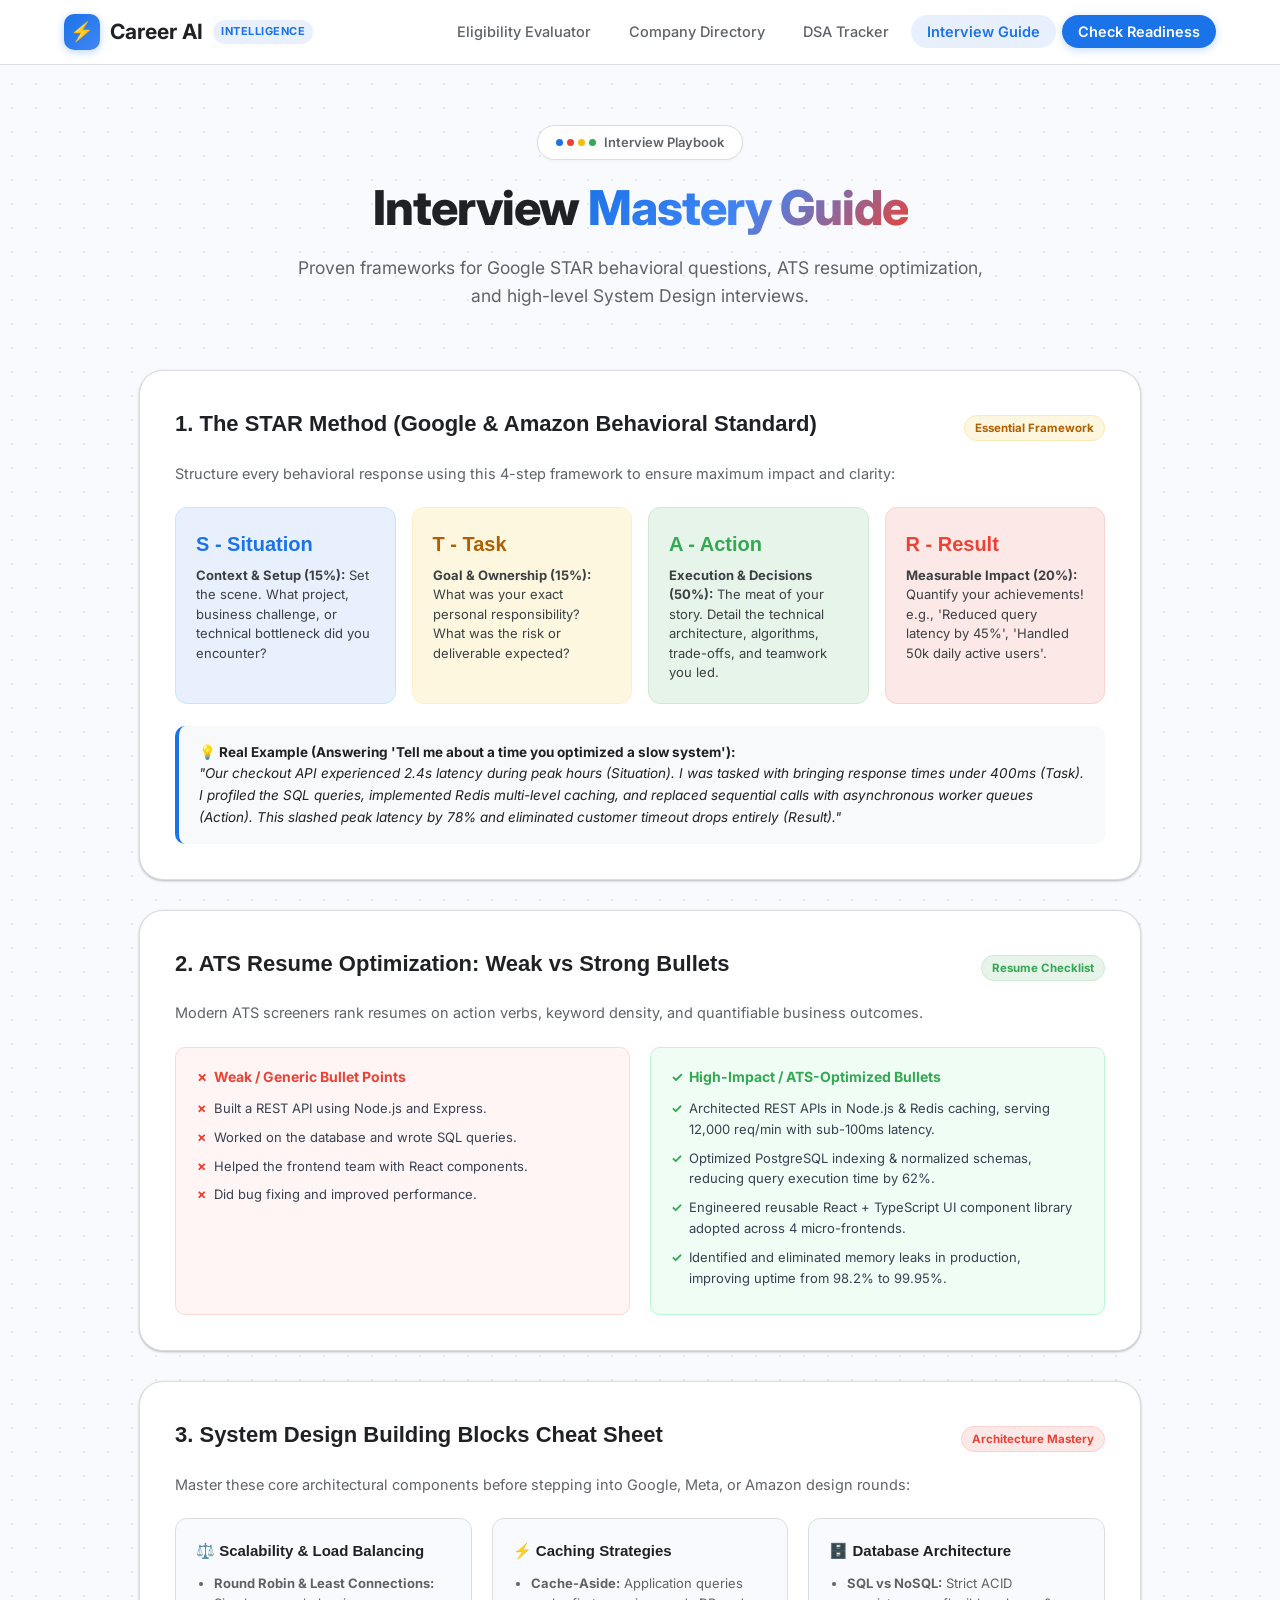
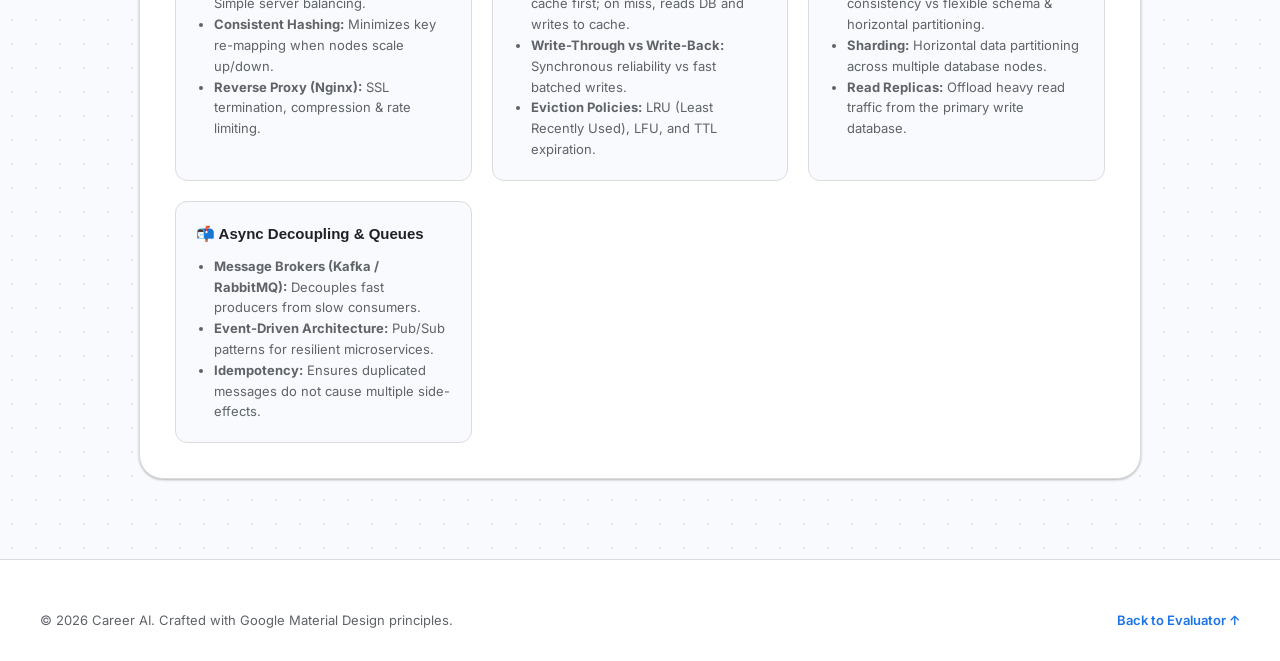
<file: interview-guide.html>
<!DOCTYPE html>
<html lang="en">
<head>
  <meta charset="UTF-8">
  <meta name="viewport" content="width=device-width, initial-scale=1.0">
  <title>Interview Master Guide | Career AI</title>
  <link rel="preconnect" href="https://fonts.googleapis.com">
  <link rel="preconnect" href="https://fonts.gstatic.com" crossorigin>
  <link href="https://fonts.googleapis.com/css2?family=Google+Sans:wght@400;500;700&family=Inter:wght@400;500;600;700;800&display=swap" rel="stylesheet">
  <link rel="stylesheet" href="style.css">
</head>
<body>

  <!-- Navbar -->
  <nav class="navbar">
    <div class="nav-container">
      <a href="index.html" class="nav-brand">
        <div class="brand-logo-symbol">⚡</div>
        <span>Career AI</span>
        <span class="brand-ai-chip">INTELLIGENCE</span>
      </a>

      <ul class="nav-links">
        <li><a href="index.html">Eligibility Evaluator</a></li>
        <li><a href="companies.html">Company Directory</a></li>
        <li><a href="dsa-tracker.html">DSA Tracker</a></li>
        <li><a href="interview-guide.html" class="active">Interview Guide</a></li>
        <li><a href="index.html#evaluatorSection" class="nav-cta">Check Readiness</a></li>
      </ul>
    </div>
  </nav>

  <!-- Header -->
  <section class="hero" style="padding-bottom: 20px;">
    <div class="hero-pill-badge">
      <span class="google-dots">
        <span class="dot blue"></span>
        <span class="dot red"></span>
        <span class="dot yellow"></span>
        <span class="dot green"></span>
      </span>
      <span>Interview Playbook</span>
    </div>
    <h1 class="hero-title">Interview <span class="gradient-text">Mastery Guide</span></h1>
    <p class="hero-subtitle">Proven frameworks for Google STAR behavioral questions, ATS resume optimization, and high-level System Design interviews.</p>
  </section>

  <!-- Content Container -->
  <div class="guide-container">
    <!-- 1. Google STAR Framework -->
    <div class="guide-card" id="star">
      <div style="display:flex; justify-content:space-between; align-items:center; margin-bottom:12px;">
        <h3>1. The STAR Method (Google & Amazon Behavioral Standard)</h3>
        <span class="difficulty-badge medium">Essential Framework</span>
      </div>
      <p class="guide-subtitle">
        Structure every behavioral response using this 4-step framework to ensure maximum impact and clarity:
      </p>

      <div class="star-grid">
        <div class="star-box situation">
          <div class="star-letter">S - Situation</div>
          <p><strong>Context & Setup (15%):</strong> Set the scene. What project, business challenge, or technical bottleneck did you encounter?</p>
        </div>
        <div class="star-box task">
          <div class="star-letter">T - Task</div>
          <p><strong>Goal & Ownership (15%):</strong> What was your exact personal responsibility? What was the risk or deliverable expected?</p>
        </div>
        <div class="star-box action">
          <div class="star-letter">A - Action</div>
          <p><strong>Execution & Decisions (50%):</strong> The meat of your story. Detail the technical architecture, algorithms, trade-offs, and teamwork you led.</p>
        </div>
        <div class="star-box result">
          <div class="star-letter">R - Result</div>
          <p><strong>Measurable Impact (20%):</strong> Quantify your achievements! e.g., 'Reduced query latency by 45%', 'Handled 50k daily active users'.</p>
        </div>
      </div>

      <div class="example-box">
        <strong>💡 Real Example (Answering 'Tell me about a time you optimized a slow system'):</strong><br>
        <em>"Our checkout API experienced 2.4s latency during peak hours (Situation). I was tasked with bringing response times under 400ms (Task). I profiled the SQL queries, implemented Redis multi-level caching, and replaced sequential calls with asynchronous worker queues (Action). This slashed peak latency by 78% and eliminated customer timeout drops entirely (Result)."</em>
      </div>
    </div>

    <!-- 2. ATS Resume Checklist & Comparison -->
    <div class="guide-card" id="ats">
      <div style="display:flex; justify-content:space-between; align-items:center; margin-bottom:12px;">
        <h3>2. ATS Resume Optimization: Weak vs Strong Bullets</h3>
        <span class="difficulty-badge easy">Resume Checklist</span>
      </div>
      <p class="guide-subtitle">
        Modern ATS screeners rank resumes on action verbs, keyword density, and quantifiable business outcomes.
      </p>

      <div class="comparison-table-grid">
        <div class="compare-card weak">
          <div class="compare-title weak">
            <span>✗</span> Weak / Generic Bullet Points
          </div>
          <ul>
            <li>Built a REST API using Node.js and Express.</li>
            <li>Worked on the database and wrote SQL queries.</li>
            <li>Helped the frontend team with React components.</li>
            <li>Did bug fixing and improved performance.</li>
          </ul>
        </div>

        <div class="compare-card strong">
          <div class="compare-title strong">
            <span>✓</span> High-Impact / ATS-Optimized Bullets
          </div>
          <ul>
            <li>Architected REST APIs in Node.js & Redis caching, serving 12,000 req/min with sub-100ms latency.</li>
            <li>Optimized PostgreSQL indexing & normalized schemas, reducing query execution time by 62%.</li>
            <li>Engineered reusable React + TypeScript UI component library adopted across 4 micro-frontends.</li>
            <li>Identified and eliminated memory leaks in production, improving uptime from 98.2% to 99.95%.</li>
          </ul>
        </div>
      </div>
    </div>

    <!-- 3. System Design Cheat Sheet -->
    <div class="guide-card" id="system-design">
      <div style="display:flex; justify-content:space-between; align-items:center; margin-bottom:12px;">
        <h3>3. System Design Building Blocks Cheat Sheet</h3>
        <span class="difficulty-badge hard">Architecture Mastery</span>
      </div>
      <p class="guide-subtitle">
        Master these core architectural components before stepping into Google, Meta, or Amazon design rounds:
      </p>

      <div class="sys-design-grid">
        <div class="sys-block">
          <h5>⚖️ Scalability & Load Balancing</h5>
          <ul>
            <li><strong>Round Robin & Least Connections:</strong> Simple server balancing.</li>
            <li><strong>Consistent Hashing:</strong> Minimizes key re-mapping when nodes scale up/down.</li>
            <li><strong>Reverse Proxy (Nginx):</strong> SSL termination, compression & rate limiting.</li>
          </ul>
        </div>

        <div class="sys-block">
          <h5>⚡ Caching Strategies</h5>
          <ul>
            <li><strong>Cache-Aside:</strong> Application queries cache first; on miss, reads DB and writes to cache.</li>
            <li><strong>Write-Through vs Write-Back:</strong> Synchronous reliability vs fast batched writes.</li>
            <li><strong>Eviction Policies:</strong> LRU (Least Recently Used), LFU, and TTL expiration.</li>
          </ul>
        </div>

        <div class="sys-block">
          <h5>🗄️ Database Architecture</h5>
          <ul>
            <li><strong>SQL vs NoSQL:</strong> Strict ACID consistency vs flexible schema & horizontal partitioning.</li>
            <li><strong>Sharding:</strong> Horizontal data partitioning across multiple database nodes.</li>
            <li><strong>Read Replicas:</strong> Offload heavy read traffic from the primary write database.</li>
          </ul>
        </div>

        <div class="sys-block">
          <h5>📬 Async Decoupling & Queues</h5>
          <ul>
            <li><strong>Message Brokers (Kafka / RabbitMQ):</strong> Decouples fast producers from slow consumers.</li>
            <li><strong>Event-Driven Architecture:</strong> Pub/Sub patterns for resilient microservices.</li>
            <li><strong>Idempotency:</strong> Ensures duplicated messages do not cause multiple side-effects.</li>
          </ul>
        </div>
      </div>
    </div>
  </div>

  <!-- Footer -->
  <footer class="google-footer">
    <div class="footer-bottom" style="border:none; padding:0;">
      <span>© 2026 Career AI. Crafted with Google Material Design principles.</span>
      <a href="index.html" style="color:var(--google-blue); text-decoration:none; font-weight:600;">Back to Evaluator ↑</a>
    </div>
  </footer>
</body>
</html>
</file>
<file: style.css>
/* Google Design System inspired styling for Career AI v3.0 */
@import url('https://fonts.googleapis.com/css2?family=Google+Sans:wght@400;500;700&family=Inter:wght@400;500;600;700;800&display=swap');

:root {
  --google-blue: #1a73e8;
  --google-blue-hover: #1557b0;
  --google-blue-surface: #e8f0fe;
  --google-red: #ea4335;
  --google-red-surface: #fce8e6;
  --google-yellow: #fbbc04;
  --google-yellow-surface: #fef7e0;
  --google-green: #34a853;
  --google-green-surface: #e6f4ea;
  
  --surface: #ffffff;
  --bg: #f8fafd;
  --border: #dadce0;
  --border-subtle: #f1f3f4;
  
  --text-primary: #202124;
  --text-secondary: #5f6368;
  --text-tertiary: #80868b;
  
  --shadow-sm: 0 1px 3px 0 rgba(60,64,67,0.12), 0 1px 2px 0 rgba(60,64,67,0.24);
  --shadow-md: 0 4px 16px 0 rgba(60,64,67,0.1);
  --shadow-hover: 0 8px 28px 0 rgba(60,64,67,0.16);
  
  --radius-sm: 8px;
  --radius-md: 16px;
  --radius-lg: 24px;
  --radius-full: 9999px;
}

* {
  margin: 0;
  padding: 0;
  box-sizing: border-box;
}

body {
  font-family: 'Inter', 'Google Sans', -apple-system, sans-serif;
  background-color: var(--bg);
  color: var(--text-primary);
  line-height: 1.6;
  -webkit-font-smoothing: antialiased;
  background-image: radial-gradient(#e1e7f0 1px, transparent 1px);
  background-size: 24px 24px;
}

/* NAVBAR */
.navbar {
  position: sticky;
  top: 0;
  z-index: 1000;
  background: rgba(255, 255, 255, 0.94);
  backdrop-filter: blur(12px);
  border-bottom: 1px solid var(--border);
}

.nav-container {
  max-width: 1200px;
  margin: 0 auto;
  padding: 14px 24px;
  display: flex;
  align-items: center;
  justify-content: space-between;
}

.nav-brand {
  display: flex;
  align-items: center;
  gap: 10px;
  text-decoration: none;
  font-family: 'Google Sans', 'Inter', sans-serif;
  font-weight: 700;
  font-size: 21px;
  color: var(--text-primary);
}

.brand-logo-symbol {
  width: 36px;
  height: 36px;
  border-radius: 10px;
  background: linear-gradient(135deg, var(--google-blue), #4285f4);
  color: white;
  display: flex;
  align-items: center;
  justify-content: center;
  font-size: 19px;
  font-weight: 800;
  box-shadow: 0 2px 8px rgba(26,115,232,0.3);
}

.brand-ai-chip {
  background: var(--google-blue-surface);
  color: var(--google-blue);
  font-size: 11px;
  font-weight: 700;
  padding: 3px 8px;
  border-radius: var(--radius-full);
  letter-spacing: 0.5px;
}

.nav-links {
  display: flex;
  align-items: center;
  gap: 6px;
  list-style: none;
}

.nav-links a {
  text-decoration: none;
  color: var(--text-secondary);
  font-size: 14.5px;
  font-weight: 500;
  padding: 8px 16px;
  border-radius: var(--radius-full);
  transition: all 0.2s ease;
}

.nav-links a:hover {
  background: var(--border-subtle);
  color: var(--text-primary);
}

.nav-links a.active {
  background: var(--google-blue-surface);
  color: var(--google-blue);
  font-weight: 600;
}

.nav-cta {
  background: var(--google-blue) !important;
  color: white !important;
  font-weight: 600 !important;
  box-shadow: 0 2px 8px rgba(26,115,232,0.25);
}

.nav-cta:hover {
  background: var(--google-blue-hover) !important;
}

/* HERO SECTION */
.hero {
  max-width: 1200px;
  margin: 0 auto;
  padding: 60px 24px 35px;
  text-align: center;
}

.hero-pill-badge {
  display: inline-flex;
  align-items: center;
  gap: 8px;
  padding: 6px 18px;
  background: white;
  border: 1px solid var(--border);
  border-radius: var(--radius-full);
  font-size: 13px;
  font-weight: 600;
  color: var(--text-secondary);
  box-shadow: 0 1px 3px rgba(0,0,0,0.04);
  margin-bottom: 20px;
}

.google-dots {
  display: inline-flex;
  gap: 4px;
}

.dot {
  width: 7px;
  height: 7px;
  border-radius: 50%;
}
.dot.blue { background: var(--google-blue); }
.dot.red { background: var(--google-red); }
.dot.yellow { background: var(--google-yellow); }
.dot.green { background: var(--google-green); }

.hero-title {
  font-family: 'Google Sans', 'Inter', sans-serif;
  font-size: 48px;
  font-weight: 800;
  letter-spacing: -1px;
  line-height: 1.18;
  color: #202124;
  margin-bottom: 18px;
  max-width: 860px;
  margin-left: auto;
  margin-right: auto;
}

.gradient-text {
  background: linear-gradient(135deg, #1a73e8 0%, #4285f4 50%, #ea4335 100%);
  -webkit-background-clip: text;
  -webkit-text-fill-color: transparent;
}

.hero-subtitle {
  font-size: 17.5px;
  color: var(--text-secondary);
  max-width: 700px;
  margin: 0 auto 30px;
  line-height: 1.6;
}

.hero-stats-row {
  display: flex;
  justify-content: center;
  gap: 32px;
  margin-top: 30px;
  padding-top: 25px;
  border-top: 1px solid rgba(218, 220, 224, 0.6);
}

.stat-item h3 {
  font-size: 28px;
  font-weight: 800;
  color: var(--text-primary);
  font-family: 'Google Sans', 'Inter', sans-serif;
}

.stat-item p {
  font-size: 13px;
  color: var(--text-secondary);
  font-weight: 500;
}

/* SECTION HEADINGS */
.section-header {
  text-align: center;
  margin-bottom: 25px;
}

.section-header h2 {
  font-family: 'Google Sans', 'Inter', sans-serif;
  font-size: 28px;
  font-weight: 700;
  color: var(--text-primary);
  margin-bottom: 8px;
}

.section-header p {
  color: var(--text-secondary);
  font-size: 15px;
}

/* COMPANY QUICK PICKER */
.companies-picker-section {
  max-width: 1100px;
  margin: 0 auto 35px;
  padding: 0 24px;
}

.company-cards-grid {
  display: grid;
  grid-template-columns: repeat(auto-fit, minmax(140px, 1fr));
  gap: 12px;
}

.picker-card {
  background: var(--surface);
  border: 1.5px solid var(--border);
  border-radius: var(--radius-md);
  padding: 16px 12px;
  text-align: center;
  cursor: pointer;
  transition: all 0.25s cubic-bezier(0.4, 0, 0.2, 1);
  position: relative;
  overflow: hidden;
}

.picker-card:hover {
  border-color: var(--google-blue);
  transform: translateY(-3px);
  box-shadow: var(--shadow-sm);
}

.picker-card.selected {
  border-color: var(--google-blue);
  background: var(--google-blue-surface);
  box-shadow: 0 0 0 2px var(--google-blue);
}

.company-logo-avatar {
  width: 42px;
  height: 42px;
  border-radius: 12px;
  margin: 0 auto 8px;
  display: flex;
  align-items: center;
  justify-content: center;
  font-weight: 800;
  font-size: 17px;
  color: white;
}

.avatar-google { background: #4285f4; }
.avatar-microsoft { background: #00a4ef; }
.avatar-amazon { background: #ff9900; color: #111; }
.avatar-meta { background: #0668e1; }
.avatar-apple { background: #555555; }
.avatar-uber { background: #000000; }
.avatar-infosys { background: #007cc3; }
.avatar-tcs { background: #003366; }
.avatar-wipro { background: #1a5632; }

.picker-card h4 {
  font-size: 14.5px;
  font-weight: 700;
  color: var(--text-primary);
  margin-bottom: 2px;
}

.picker-tag {
  font-size: 11px;
  font-weight: 600;
  color: var(--text-secondary);
}

.picker-dsa-badge {
  display: inline-block;
  font-size: 10.5px;
  font-weight: 700;
  color: var(--google-blue);
  background: white;
  padding: 2px 8px;
  border-radius: var(--radius-full);
  margin-top: 6px;
  border: 1px solid var(--border);
}

/* MAIN FORM CARD */
.evaluator-section {
  max-width: 950px;
  margin: 0 auto 60px;
  padding: 0 24px;
}

.main-card {
  background: var(--surface);
  border-radius: var(--radius-lg);
  padding: 38px;
  border: 1px solid var(--border);
  box-shadow: var(--shadow-md);
}

.sample-profiles-bar {
  display: flex;
  align-items: center;
  justify-content: space-between;
  background: #f1f3f4;
  padding: 10px 16px;
  border-radius: var(--radius-sm);
  margin-bottom: 24px;
  font-size: 13px;
  flex-wrap: wrap;
  gap: 10px;
}

.sample-btns {
  display: flex;
  gap: 8px;
  flex-wrap: wrap;
}

.sample-btn {
  background: white;
  border: 1px solid var(--border);
  padding: 5px 13px;
  border-radius: var(--radius-full);
  font-size: 12px;
  font-weight: 600;
  cursor: pointer;
  color: var(--text-secondary);
  transition: all 0.15s ease;
}

.sample-btn:hover {
  color: var(--google-blue);
  border-color: var(--google-blue);
  background: var(--google-blue-surface);
}

/* FORM ELEMENTS */
.form-row {
  display: grid;
  grid-template-columns: 1fr 1fr;
  gap: 20px;
  margin-bottom: 20px;
}

.form-row.three-col {
  grid-template-columns: repeat(3, 1fr);
}

.form-row.four-col {
  grid-template-columns: repeat(4, 1fr);
}

.form-group {
  margin-bottom: 20px;
}

label {
  display: block;
  font-size: 13.5px;
  font-weight: 600;
  color: var(--text-primary);
  margin-bottom: 6px;
}

.req {
  color: var(--google-red);
}

input[type="text"],
input[type="number"],
input[type="url"],
select,
textarea {
  width: 100%;
  padding: 12px 14px;
  border: 1.5px solid var(--border);
  border-radius: var(--radius-sm);
  font-size: 14.5px;
  color: var(--text-primary);
  background: white;
  transition: all 0.2s ease;
  font-family: inherit;
}

input:focus, select:focus, textarea:focus {
  outline: none;
  border-color: var(--google-blue);
  box-shadow: 0 0 0 3px rgba(26,115,232, 0.15);
}

/* ROLE SELECTION CHIPS */
.role-chips-container {
  display: flex;
  flex-wrap: wrap;
  gap: 8px;
  margin-bottom: 12px;
}

.role-chip {
  background: #f8f9fa;
  border: 1.5px solid var(--border);
  padding: 6px 14px;
  border-radius: var(--radius-full);
  font-size: 12.5px;
  font-weight: 600;
  color: var(--text-secondary);
  cursor: pointer;
  transition: all 0.2s ease;
}

.role-chip:hover {
  border-color: var(--google-blue);
  color: var(--google-blue);
}

.role-chip.active {
  background: var(--google-blue-surface);
  border-color: var(--google-blue);
  color: var(--google-blue);
  font-weight: 700;
}

/* EXPERIENCE SEGMENTED CONTROL */
.exp-segmented-bar {
  display: flex;
  background: #f1f3f4;
  padding: 4px;
  border-radius: var(--radius-sm);
  gap: 4px;
}

.exp-tab {
  flex: 1;
  text-align: center;
  padding: 8px 12px;
  border-radius: 6px;
  font-size: 13px;
  font-weight: 600;
  color: var(--text-secondary);
  cursor: pointer;
  transition: all 0.2s ease;
  background: transparent;
  border: none;
}

.exp-tab.active {
  background: white;
  color: var(--text-primary);
  box-shadow: 0 1px 3px rgba(0,0,0,0.1);
}

/* DSA SLIDER & NUMBER COMBO */
.dsa-combo {
  display: flex;
  align-items: center;
  gap: 16px;
  margin-top: 8px;
}

.dsa-slider {
  flex: 1;
  height: 6px;
  accent-color: var(--google-blue);
  cursor: pointer;
}

.dsa-number-box {
  width: 110px;
  position: relative;
}

.dsa-number-box input {
  padding-right: 32px;
  font-weight: 700;
}

.dsa-unit {
  position: absolute;
  right: 10px;
  top: 50%;
  transform: translateY(-50%);
  font-size: 12px;
  color: var(--text-secondary);
  pointer-events: none;
}

.dsa-bar-status {
  font-size: 12px;
  margin-top: 6px;
  font-weight: 500;
  color: var(--text-secondary);
}

/* CV TABS & DROPZONE */
.cv-section {
  margin-top: 10px;
  margin-bottom: 25px;
}

.cv-tabs {
  display: flex;
  gap: 10px;
  margin-bottom: 12px;
}

.tab-btn {
  padding: 8px 18px;
  border: 1px solid var(--border);
  background: #f8f9fa;
  border-radius: var(--radius-full);
  font-size: 13.5px;
  font-weight: 600;
  color: var(--text-secondary);
  cursor: pointer;
  transition: all 0.15s ease;
}

.tab-btn.active {
  background: var(--google-blue-surface);
  border-color: var(--google-blue);
  color: var(--google-blue);
}

.tab-content {
  display: none;
}

.tab-content.active {
  display: block;
}

.file-dropzone {
  border: 2px dashed #dadce0;
  border-radius: var(--radius-md);
  padding: 30px 20px;
  text-align: center;
  background: #fafbfc;
  cursor: pointer;
  transition: all 0.2s ease;
}

.file-dropzone:hover {
  border-color: var(--google-blue);
  background: var(--google-blue-surface);
}

.dropzone-icon {
  font-size: 34px;
  margin-bottom: 8px;
}

.dropzone-text {
  font-size: 14.5px;
  color: var(--text-primary);
  margin-bottom: 4px;
}

.dropzone-sub {
  font-size: 12px;
  color: var(--text-secondary);
}

.selected-file-pill {
  display: inline-flex;
  align-items: center;
  gap: 8px;
  background: white;
  border: 1px solid var(--border);
  padding: 6px 14px;
  border-radius: var(--radius-full);
  font-size: 13px;
  font-weight: 600;
  color: var(--google-blue);
  box-shadow: 0 1px 3px rgba(0,0,0,0.05);
}

.remove-file-btn {
  background: none;
  border: none;
  color: var(--google-red);
  font-weight: bold;
  cursor: pointer;
  padding: 0 4px;
}

/* SUBMIT BUTTON */
.btn-primary-google {
  width: 100%;
  padding: 16px;
  background: var(--google-blue);
  color: white;
  border: none;
  border-radius: var(--radius-full);
  font-size: 16px;
  font-weight: 700;
  cursor: pointer;
  display: flex;
  align-items: center;
  justify-content: center;
  gap: 10px;
  box-shadow: 0 2px 8px rgba(26,115,232,0.3);
  transition: all 0.2s ease;
}

.btn-primary-google:hover {
  background: var(--google-blue-hover);
  box-shadow: 0 4px 14px rgba(26,115,232,0.4);
}

.spinner {
  width: 20px;
  height: 20px;
  border: 3px solid rgba(255,255,255,0.3);
  border-radius: 50%;
  border-top-color: white;
  animation: spin 0.8s linear infinite;
}

@keyframes spin {
  to { transform: rotate(360deg); }
}

/* RESULTS DASHBOARD */
.result-container {
  margin-top: 40px;
  animation: fadeIn 0.4s ease;
}

@keyframes fadeIn {
  from { opacity: 0; transform: translateY(16px); }
  to { opacity: 1; transform: translateY(0); }
}

.result-header-card {
  background: var(--surface);
  border-radius: var(--radius-lg);
  padding: 35px;
  border: 1px solid var(--border);
  box-shadow: var(--shadow-sm);
  margin-bottom: 25px;
  display: flex;
  justify-content: space-between;
  align-items: center;
  gap: 25px;
}

.company-badge-pill {
  display: inline-block;
  padding: 4px 12px;
  background: #f1f3f4;
  color: var(--text-secondary);
  border-radius: var(--radius-full);
  font-size: 12px;
  font-weight: 700;
  margin-bottom: 8px;
}

.salary-tag-chip {
  display: inline-flex;
  align-items: center;
  gap: 6px;
  background: var(--google-green-surface);
  color: var(--google-green);
  border: 1px solid #ceead6;
  padding: 4px 12px;
  border-radius: var(--radius-full);
  font-size: 12.5px;
  font-weight: 700;
  margin-left: 8px;
}

.result-company-name {
  font-family: 'Google Sans', 'Inter', sans-serif;
  font-size: 30px;
  font-weight: 800;
  color: var(--text-primary);
}

.result-role-name {
  font-size: 16px;
  color: var(--text-secondary);
  margin-bottom: 8px;
}

.verdict-callout {
  background: #f8f9fa;
  border-left: 4px solid var(--google-blue);
  padding: 10px 14px;
  border-radius: 4px;
  font-size: 14px;
  color: var(--text-primary);
  margin-top: 12px;
}

/* BIG SCORE GAUGE */
.score-gauge-box {
  display: flex;
  flex-direction: column;
  align-items: center;
  min-width: 140px;
}

.score-circle {
  width: 115px;
  height: 115px;
  border-radius: 50%;
  display: flex;
  flex-direction: column;
  align-items: center;
  justify-content: center;
  font-family: 'Google Sans', 'Inter', sans-serif;
  font-size: 32px;
  font-weight: 800;
  border: 7px solid;
  margin-bottom: 10px;
}

.score-circle.high { border-color: var(--google-green); color: var(--google-green); background: var(--google-green-surface); }
.score-circle.medium { border-color: var(--google-blue); color: var(--google-blue); background: var(--google-blue-surface); }
.score-circle.moderate { border-color: var(--google-yellow); color: #b06000; background: var(--google-yellow-surface); }
.score-circle.low { border-color: var(--google-red); color: var(--google-red); background: var(--google-red-surface); }

.status-badge {
  font-size: 12px;
  font-weight: 700;
  padding: 4px 12px;
  border-radius: var(--radius-full);
  text-align: center;
}

.status-badge.high { background: var(--google-green-surface); color: var(--google-green); }
.status-badge.medium { background: var(--google-blue-surface); color: var(--google-blue); }
.status-badge.moderate { background: var(--google-yellow-surface); color: #b06000; }
.status-badge.low { background: var(--google-red-surface); color: var(--google-red); }

/* BREAKDOWN METRICS */
.breakdown-row {
  display: grid;
  grid-template-columns: repeat(4, 1fr);
  gap: 16px;
  margin-bottom: 25px;
}

.metric-card {
  background: var(--surface);
  border-radius: var(--radius-md);
  padding: 20px;
  border: 1px solid var(--border);
  box-shadow: 0 1px 2px rgba(0,0,0,0.04);
}

.metric-card h5 {
  font-size: 13px;
  font-weight: 600;
  color: var(--text-secondary);
  margin-bottom: 6px;
}

.metric-num {
  font-family: 'Google Sans', 'Inter', sans-serif;
  font-size: 22px;
  font-weight: 800;
  color: var(--text-primary);
  margin-bottom: 8px;
}

.progress-track {
  height: 6px;
  background: #e8eaed;
  border-radius: var(--radius-full);
  overflow: hidden;
  margin-bottom: 8px;
}

.progress-fill {
  height: 100%;
  background: var(--google-blue);
  border-radius: var(--radius-full);
}

.metric-sub {
  font-size: 11.5px;
  color: var(--text-secondary);
}

/* SKILLS SECTION */
.skills-comparison-card {
  background: var(--surface);
  border-radius: var(--radius-lg);
  padding: 30px;
  border: 1px solid var(--border);
  box-shadow: var(--shadow-sm);
  margin-bottom: 25px;
}

.skills-comparison-card h3 {
  font-family: 'Google Sans', 'Inter', sans-serif;
  font-size: 20px;
  font-weight: 700;
  margin-bottom: 18px;
}

.skills-split {
  display: grid;
  grid-template-columns: 1fr 1fr;
  gap: 24px;
}

.skill-bucket h4 {
  font-size: 14px;
  font-weight: 700;
  margin-bottom: 12px;
}

.skill-chips {
  display: flex;
  flex-wrap: wrap;
  gap: 8px;
}

.chip {
  padding: 5px 12px;
  border-radius: var(--radius-full);
  font-size: 12.5px;
  font-weight: 600;
  display: inline-flex;
  align-items: center;
  gap: 6px;
}

.chip.matched {
  background: var(--google-green-surface);
  color: var(--google-green);
  border: 1px solid #ceead6;
}

.chip.missing {
  background: var(--google-yellow-surface);
  color: #b06000;
  border: 1px solid #fce8b2;
}

/* INTERVIEW QUESTIONS CARD */
.questions-card {
  background: var(--surface);
  border-radius: var(--radius-lg);
  padding: 30px;
  border: 1px solid var(--border);
  box-shadow: var(--shadow-sm);
  margin-bottom: 25px;
}

.questions-card h3 {
  font-family: 'Google Sans', 'Inter', sans-serif;
  font-size: 20px;
  font-weight: 700;
  margin-bottom: 16px;
}

.question-item {
  background: #f8f9fa;
  border-radius: 8px;
  padding: 14px 18px;
  margin-bottom: 10px;
  border-left: 3px solid var(--google-blue);
  display: flex;
  justify-content: space-between;
  align-items: center;
  gap: 15px;
}

.question-text {
  font-size: 14px;
  font-weight: 600;
  color: var(--text-primary);
}

.question-type-badge {
  font-size: 11.5px;
  font-weight: 700;
  padding: 2px 8px;
  border-radius: 4px;
  background: var(--google-blue-surface);
  color: var(--google-blue);
  white-space: nowrap;
}

/* ROADMAP SECTION & CHECKLIST */
.roadmap-card {
  background: var(--surface);
  border-radius: var(--radius-lg);
  padding: 35px;
  border: 1px solid var(--border);
  box-shadow: var(--shadow-sm);
}

.roadmap-top-bar {
  display: flex;
  justify-content: space-between;
  align-items: flex-start;
  margin-bottom: 25px;
  flex-wrap: wrap;
  gap: 15px;
}

.roadmap-top-bar h3 {
  font-family: 'Google Sans', 'Inter', sans-serif;
  font-size: 22px;
  font-weight: 800;
  color: var(--text-primary);
  margin-bottom: 4px;
}

.roadmap-top-bar p {
  font-size: 14px;
  color: var(--text-secondary);
}

.action-btn-secondary {
  background: white;
  border: 1.5px solid var(--border);
  padding: 8px 18px;
  border-radius: var(--radius-full);
  font-size: 13.5px;
  font-weight: 600;
  cursor: pointer;
  color: var(--text-primary);
  transition: all 0.2s ease;
  display: inline-flex;
  align-items: center;
  gap: 6px;
}

.action-btn-secondary:hover {
  border-color: var(--google-blue);
  color: var(--google-blue);
  background: var(--google-blue-surface);
}

/* TIMELINE */
.timeline {
  position: relative;
  padding-left: 32px;
}

.timeline::before {
  content: '';
  position: absolute;
  left: 11px;
  top: 8px;
  bottom: 8px;
  width: 2px;
  background: #dadce0;
}

.timeline-phase-block {
  position: relative;
  margin-bottom: 30px;
}

.timeline-phase-block:last-child {
  margin-bottom: 0;
}

.timeline-node {
  position: absolute;
  left: -27px;
  top: 2px;
  width: 14px;
  height: 14px;
  border-radius: 50%;
  background: var(--google-blue);
  border: 3px solid white;
  box-shadow: 0 0 0 2px var(--google-blue);
}

.timeline-phase-header {
  display: flex;
  align-items: center;
  gap: 10px;
  margin-bottom: 8px;
}

.phase-pill {
  background: var(--google-blue-surface);
  color: var(--google-blue);
  font-size: 11.5px;
  font-weight: 700;
  text-transform: uppercase;
  padding: 2px 8px;
  border-radius: 4px;
}

.phase-time {
  font-size: 12.5px;
  color: var(--text-secondary);
  font-weight: 500;
}

.phase-heading {
  font-family: 'Google Sans', 'Inter', sans-serif;
  font-size: 17px;
  font-weight: 700;
  color: var(--text-primary);
  margin-bottom: 12px;
}

.interactive-checklist {
  list-style: none;
}

.interactive-checklist li {
  font-size: 14px;
  color: #3c4043;
  margin-bottom: 8px;
  display: flex;
  align-items: flex-start;
  gap: 10px;
}

.step-checkbox {
  margin-top: 3px;
  accent-color: var(--google-blue);
  width: 16px;
  height: 16px;
  cursor: pointer;
}

/* FOOTER */
.google-footer {
  background: white;
  border-top: 1px solid var(--border);
  padding: 50px 24px 30px;
  margin-top: 80px;
}

.footer-content {
  max-width: 1200px;
  margin: 0 auto;
  display: grid;
  grid-template-columns: 2fr repeat(3, 1fr);
  gap: 40px;
  margin-bottom: 40px;
}

.footer-brand p {
  font-size: 14px;
  color: var(--text-secondary);
  margin-top: 10px;
  max-width: 320px;
}

.footer-col h4 {
  font-size: 14px;
  font-weight: 700;
  color: var(--text-primary);
  margin-bottom: 14px;
}

.footer-col ul {
  list-style: none;
}

.footer-col ul li {
  margin-bottom: 10px;
}

.footer-col ul a {
  text-decoration: none;
  color: var(--text-secondary);
  font-size: 13.5px;
  transition: color 0.15s ease;
}

.footer-col ul a:hover {
  color: var(--google-blue);
}

.footer-bottom {
  max-width: 1200px;
  margin: 0 auto;
  border-top: 1px solid var(--border-subtle);
  padding-top: 25px;
  display: flex;
  justify-content: space-between;
  align-items: center;
  font-size: 13px;
  color: var(--text-secondary);
}

/* RESPONSIVE */
@media (max-width: 850px) {
  .hero-title { font-size: 34px; }
  .form-row, .form-row.three-col, .form-row.four-col, .breakdown-row, .skills-split, .footer-content {
    grid-template-columns: 1fr;
  }
  .result-header-card {
    flex-direction: column;
    text-align: center;
  }
}

/* ==========================================================================
   COMPANIES DIRECTORY PAGE STYLES
   ========================================================================== */
.companies-page-container {
  max-width: 1240px;
  margin: 10px auto 60px;
  padding: 0 24px;
}

.category-tabs {
  display: flex;
  justify-content: center;
  gap: 12px;
  margin-bottom: 35px;
  flex-wrap: wrap;
}

.cat-tab {
  background: white;
  border: 1.5px solid var(--border);
  padding: 10px 24px;
  border-radius: var(--radius-full);
  font-size: 14px;
  font-weight: 600;
  color: var(--text-secondary);
  cursor: pointer;
  transition: all 0.2s cubic-bezier(0.4, 0, 0.2, 1);
  box-shadow: 0 1px 2px rgba(0,0,0,0.04);
}

.cat-tab:hover {
  border-color: var(--google-blue);
  color: var(--google-blue);
  background: var(--google-blue-surface);
}

.cat-tab.active {
  background: var(--google-blue);
  color: white;
  border-color: var(--google-blue);
  box-shadow: 0 2px 8px rgba(26,115,232,0.3);
}

.companies-detailed-grid {
  display: grid;
  grid-template-columns: repeat(auto-fill, minmax(360px, 1fr));
  gap: 24px;
}

.company-detail-card {
  background: var(--surface);
  border: 1.5px solid var(--border);
  border-radius: var(--radius-lg);
  padding: 28px;
  box-shadow: var(--shadow-sm);
  display: flex;
  flex-direction: column;
  justify-content: space-between;
  transition: all 0.3s cubic-bezier(0.4, 0, 0.2, 1);
  position: relative;
  overflow: hidden;
}

.company-detail-card:hover {
  box-shadow: var(--shadow-hover);
  transform: translateY(-5px);
  border-color: #b9d5fb;
}

.card-top-info {
  display: flex;
  align-items: center;
  gap: 14px;
  margin-bottom: 16px;
}

.company-card-header-text h3 {
  font-family: 'Google Sans', 'Inter', sans-serif;
  font-size: 22px;
  font-weight: 800;
  color: var(--text-primary);
  line-height: 1.2;
}

.company-bar-stats {
  display: grid;
  grid-template-columns: 1fr 1fr;
  gap: 10px;
  background: #f8fafd;
  padding: 12px 14px;
  border-radius: 10px;
  margin-bottom: 14px;
  border: 1px solid var(--border-subtle);
}

.bar-stat-label {
  font-size: 11.5px;
  color: var(--text-secondary);
  font-weight: 600;
  text-transform: uppercase;
  margin-bottom: 2px;
}

.bar-stat-value {
  font-family: 'Google Sans', sans-serif;
  font-size: 15px;
  font-weight: 800;
  color: var(--google-blue);
}

.company-detail-card p.desc {
  font-size: 13.5px;
  color: var(--text-secondary);
  line-height: 1.5;
  margin-bottom: 14px;
}

.rounds-section-title {
  font-size: 13px;
  font-weight: 700;
  text-transform: uppercase;
  color: var(--text-primary);
  letter-spacing: 0.5px;
  margin-bottom: 10px;
  display: flex;
  align-items: center;
  gap: 6px;
}

.rounds-list {
  list-style: none;
  margin-bottom: 20px;
}

.rounds-list li {
  font-size: 13px;
  color: #3c4043;
  margin-bottom: 7px;
  display: flex;
  align-items: flex-start;
  gap: 8px;
}

.round-step-num {
  width: 18px;
  height: 18px;
  border-radius: 50%;
  background: var(--google-blue-surface);
  color: var(--google-blue);
  font-size: 11px;
  font-weight: 700;
  display: flex;
  align-items: center;
  justify-content: center;
  flex-shrink: 0;
  margin-top: 1px;
}

.btn-card-eval {
  display: flex;
  align-items: center;
  justify-content: center;
  gap: 8px;
  width: 100%;
  padding: 12px 16px;
  background: var(--google-blue);
  color: white;
  text-decoration: none;
  border-radius: var(--radius-full);
  font-size: 13.5px;
  font-weight: 700;
  transition: all 0.2s ease;
  box-shadow: 0 2px 6px rgba(26,115,232,0.2);
}

.btn-card-eval:hover {
  background: var(--google-blue-hover);
  box-shadow: 0 4px 12px rgba(26,115,232,0.35);
}

/* ==========================================================================
   DSA TRACKER PAGE STYLES
   ========================================================================== */
.tracker-container {
  max-width: 1050px;
  margin: 10px auto 60px;
  padding: 0 24px;
}

.tracker-progress-banner {
  background: linear-gradient(135deg, #ffffff 0%, #f0f7ff 100%);
  border-radius: var(--radius-lg);
  padding: 30px 35px;
  border: 1.5px solid #d2e3fc;
  box-shadow: var(--shadow-sm);
  margin-bottom: 30px;
  display: flex;
  justify-content: space-between;
  align-items: center;
  gap: 25px;
  flex-wrap: wrap;
}

.tracker-progress-banner h3 {
  font-family: 'Google Sans', sans-serif;
  font-size: 24px;
  font-weight: 800;
  color: var(--text-primary);
  margin-bottom: 4px;
}

.tracker-progress-banner p {
  color: var(--text-secondary);
  font-size: 14.5px;
}

.progress-banner-right {
  display: flex;
  align-items: center;
  gap: 20px;
}

.progress-stat-pill {
  text-align: right;
}

.progress-stat-pill .metric-num {
  font-size: 36px;
  color: var(--google-blue);
  line-height: 1;
  margin-bottom: 2px;
}

.topic-section-card {
  background: var(--surface);
  border-radius: var(--radius-md);
  padding: 26px 30px;
  border: 1.5px solid var(--border);
  box-shadow: 0 1px 3px rgba(60,64,67,0.06);
  margin-bottom: 22px;
  transition: all 0.2s ease;
  position: relative;
  overflow: hidden;
}

.topic-section-card:hover {
  border-color: #b9d5fb;
  box-shadow: var(--shadow-sm);
}

.topic-section-card.accent-blue { border-left: 5px solid var(--google-blue); }
.topic-section-card.accent-green { border-left: 5px solid var(--google-green); }
.topic-section-card.accent-yellow { border-left: 5px solid var(--google-yellow); }
.topic-section-card.accent-red { border-left: 5px solid var(--google-red); }
.topic-section-card.accent-purple { border-left: 5px solid #9333ea; }

.topic-header {
  display: flex;
  justify-content: space-between;
  align-items: center;
  margin-bottom: 18px;
  border-bottom: 1px solid var(--border-subtle);
  padding-bottom: 12px;
}

.topic-header h4 {
  font-family: 'Google Sans', sans-serif;
  font-size: 17.5px;
  font-weight: 700;
  color: var(--text-primary);
}

.difficulty-badge {
  font-size: 11.5px;
  font-weight: 700;
  padding: 3px 10px;
  border-radius: var(--radius-full);
}
.difficulty-badge.easy { background: var(--google-green-surface); color: var(--google-green); border: 1px solid #ceead6; }
.difficulty-badge.medium { background: var(--google-yellow-surface); color: #b06000; border: 1px solid #fce8b2; }
.difficulty-badge.hard { background: var(--google-red-surface); color: var(--google-red); border: 1px solid #fad2cf; }

.interactive-checklist li label {
  cursor: pointer;
  transition: color 0.15s ease;
  display: inline;
}

.interactive-checklist li.completed label {
  color: var(--text-tertiary);
  text-decoration: line-through;
}

.pattern-tag {
  font-size: 11px;
  font-weight: 600;
  color: var(--google-blue);
  background: var(--google-blue-surface);
  padding: 1px 6px;
  border-radius: 4px;
  margin-left: 6px;
}

/* ==========================================================================
   INTERVIEW GUIDE PAGE STYLES
   ========================================================================== */
.guide-container {
  max-width: 1050px;
  margin: 10px auto 60px;
  padding: 0 24px;
}

.guide-card {
  background: var(--surface);
  border-radius: var(--radius-lg);
  padding: 35px;
  border: 1.5px solid var(--border);
  box-shadow: var(--shadow-sm);
  margin-bottom: 30px;
}

.guide-card h3 {
  font-family: 'Google Sans', sans-serif;
  font-size: 22px;
  font-weight: 800;
  color: var(--text-primary);
  margin-bottom: 8px;
}

.guide-subtitle {
  color: var(--text-secondary);
  font-size: 14.5px;
  margin-bottom: 22px;
}

.star-grid {
  display: grid;
  grid-template-columns: repeat(auto-fit, minmax(220px, 1fr));
  gap: 16px;
  margin-bottom: 22px;
}

.star-box {
  border-radius: 12px;
  padding: 20px;
  border: 1px solid;
}

.star-box.situation {
  background: var(--google-blue-surface);
  border-color: #c2e7ff;
}
.star-box.situation .star-letter { color: var(--google-blue); }

.star-box.task {
  background: var(--google-yellow-surface);
  border-color: #feefc3;
}
.star-box.task .star-letter { color: #b06000; }

.star-box.action {
  background: var(--google-green-surface);
  border-color: #ceead6;
}
.star-box.action .star-letter { color: var(--google-green); }

.star-box.result {
  background: var(--google-red-surface);
  border-color: #fad2cf;
}
.star-box.result .star-letter { color: var(--google-red); }

.star-letter {
  font-family: 'Google Sans', sans-serif;
  font-size: 20px;
  font-weight: 800;
  margin-bottom: 6px;
}

.star-box p {
  font-size: 13px;
  color: #3c4043;
  line-height: 1.5;
}

.example-box {
  background: #f8f9fa;
  border-radius: 10px;
  padding: 16px 20px;
  border-left: 4px solid var(--google-blue);
  font-size: 13.5px;
  color: var(--text-primary);
}

.comparison-table-grid {
  display: grid;
  grid-template-columns: 1fr 1fr;
  gap: 20px;
  margin-top: 15px;
}

.compare-card {
  border-radius: 10px;
  padding: 18px 20px;
  border: 1.5px solid;
}

.compare-card.weak {
  background: #fff5f5;
  border-color: #fed7d7;
}

.compare-card.strong {
  background: #f0fdf4;
  border-color: #bbf7d0;
}

.compare-title {
  font-size: 14px;
  font-weight: 700;
  margin-bottom: 10px;
  display: flex;
  align-items: center;
  gap: 6px;
}

.compare-title.weak { color: var(--google-red); }
.compare-title.strong { color: var(--google-green); }

.compare-card ul {
  list-style: none;
  font-size: 13px;
  color: #374151;
}

.compare-card ul li {
  margin-bottom: 8px;
  position: relative;
  padding-left: 18px;
}

.compare-card.weak ul li::before {
  content: '✗';
  color: var(--google-red);
  position: absolute;
  left: 0;
  font-weight: bold;
}

.compare-card.strong ul li::before {
  content: '✓';
  color: var(--google-green);
  position: absolute;
  left: 0;
  font-weight: bold;
}

.sys-design-grid {
  display: grid;
  grid-template-columns: repeat(auto-fit, minmax(280px, 1fr));
  gap: 20px;
  margin-top: 16px;
}

.sys-block {
  background: #f8fafd;
  border: 1px solid var(--border);
  border-radius: 12px;
  padding: 20px;
}

.sys-block h5 {
  font-family: 'Google Sans', sans-serif;
  font-size: 15px;
  font-weight: 700;
  color: var(--text-primary);
  margin-bottom: 10px;
  display: flex;
  align-items: center;
  gap: 8px;
}

.sys-block ul {
  padding-left: 18px;
  font-size: 13px;
  color: var(--text-secondary);
  line-height: 1.6;
}

/* COMPANY LOGO IMAGE STYLING */
.company-logo-avatar {
  width: 44px;
  height: 44px;
  border-radius: 12px;
  margin: 0 auto 8px;
  display: flex;
  align-items: center;
  justify-content: center;
  background: white;
  border: 1px solid var(--border);
  padding: 6px;
  box-shadow: 0 1px 3px rgba(0,0,0,0.06);
}

.company-logo-avatar img {
  width: 100%;
  height: 100%;
  object-fit: contain;
}

.card-top-info .company-logo-avatar {
  margin: 0;
  width: 48px;
  height: 48px;
  padding: 7px;
}

.result-logo-badge {
  width: 52px;
  height: 52px;
  border-radius: 14px;
  background: white;
  border: 1.5px solid var(--border);
  padding: 8px;
  box-shadow: 0 2px 6px rgba(0,0,0,0.06);
  display: flex;
  align-items: center;
  justify-content: center;
  margin-bottom: 12px;
}

.result-logo-badge img {
  width: 100%;
  height: 100%;
  object-fit: contain;
}

/* ==========================================================================
   OFFICIAL COMPANY LOGO CONTAINER & SIZING FIX
   ========================================================================== */
.company-logo-avatar {
  width: 52px;
  height: 52px;
  border-radius: 14px;
  margin: 0 auto 10px;
  display: flex;
  align-items: center;
  justify-content: center;
  background: #ffffff;
  border: 1.5px solid var(--border);
  padding: 10px;
  box-shadow: 0 1px 4px rgba(0,0,0,0.06);
  transition: all 0.2s ease;
}

.picker-card:hover .company-logo-avatar {
  border-color: var(--google-blue);
  box-shadow: 0 2px 8px rgba(26,115,232,0.18);
  transform: scale(1.05);
}

.company-logo-avatar img {
  max-width: 100%;
  max-height: 100%;
  width: auto;
  height: auto;
  object-fit: contain;
  display: block;
}

.card-top-info .company-logo-avatar {
  margin: 0;
  width: 56px;
  height: 56px;
  padding: 11px;
  flex-shrink: 0;
}

.result-logo-badge {
  width: 58px;
  height: 58px;
  border-radius: 16px;
  background: white;
  border: 1.5px solid var(--border);
  padding: 12px;
  box-shadow: 0 2px 8px rgba(0,0,0,0.06);
  display: flex;
  align-items: center;
  justify-content: center;
  flex-shrink: 0;
}

.result-logo-badge img {
  max-width: 100%;
  max-height: 100%;
  width: auto;
  height: auto;
  object-fit: contain;
}
</file>
